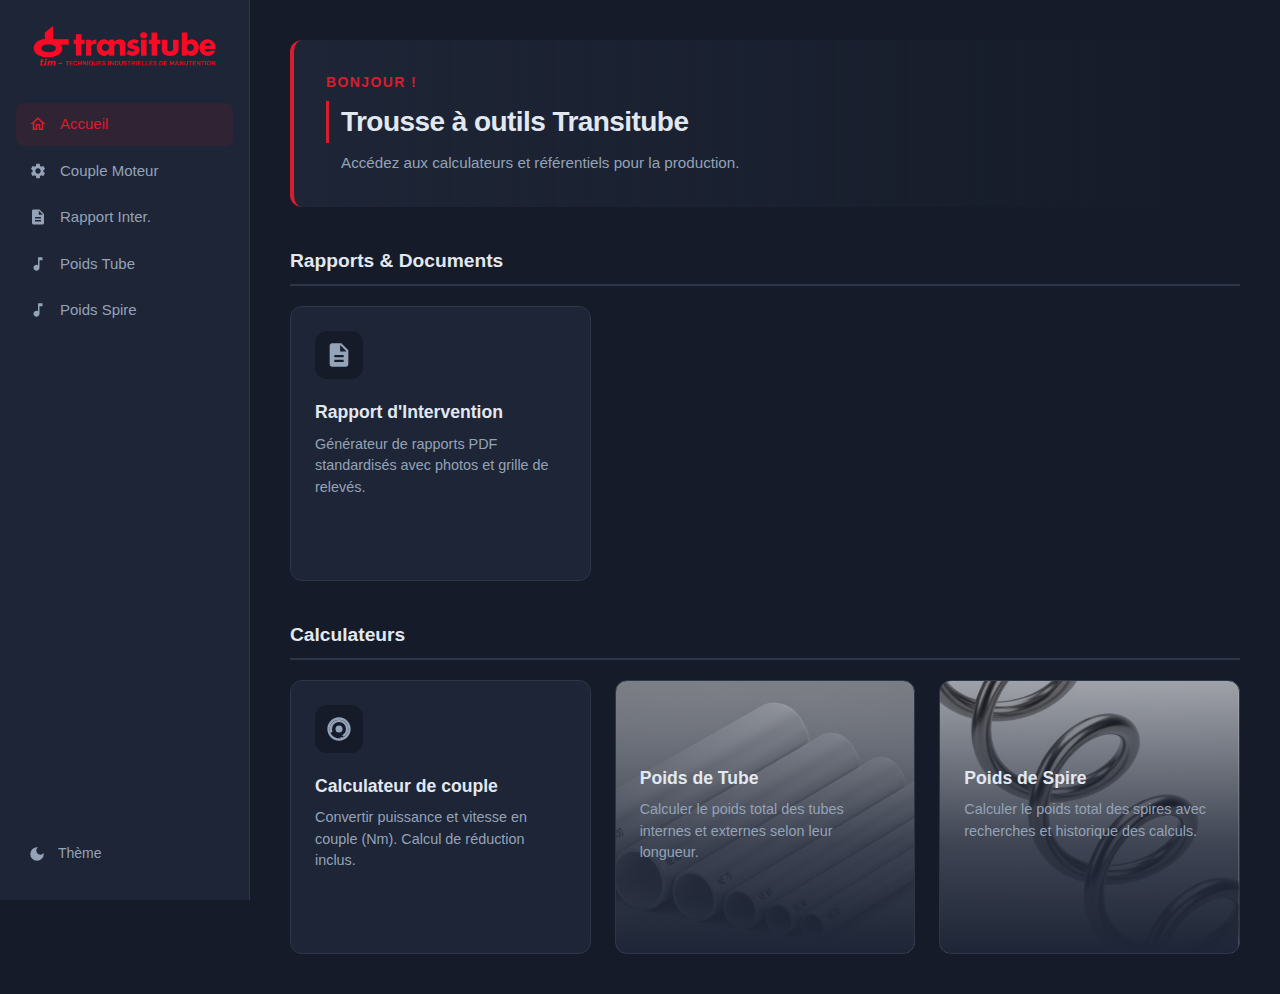
<file: index.html>
<!doctype html>
<html lang="fr">

<head>
    <meta charset="utf-8" />
    <meta name="viewport" content="width=device-width, initial-scale=1" />
    <title>Transitools - Accueil</title>
    <link rel="stylesheet" href="assets/css/style.css">
    <link rel="icon" href="assets/img/logo-site.ico" />
</head>

<body>
    <div class="app-container">
        <div id="sidebar-placeholder"></div>

        <main class="main-content">
            <div class="wrap">
                <header class="dashboard-header">
                    <div>
                        <div class="welcome-text">Bonjour !</div>
                        <h1>Trousse à outils Transitube</h1>
                        <p class="subtitle">
                            Accédez aux calculateurs et référentiels pour la production.
                        </p>
                    </div>
                </header>

                <div class="category-header">
                    <h2>Rapports & Documents</h2>
                </div>
                <div class="dashboard-grid">
                    <!-- Tool Card: Rapport d'intervention -->
                    <a href="rapport-intervention.html" class="app-card">
                        <div class="app-card-icon">
                            <svg viewBox="0 0 24 24" fill="currentColor">
                                <path
                                    d="M14 2H6c-1.1 0-1.99.9-1.99 2L4 20c0 1.1.89 2 1.99 2H18c1.1 0 2-.9 2-2V8l-6-6zm2 16H8v-2h8v2zm0-4H8v-2h8v2zm-3-5V3.5L18.5 9H13z" />
                            </svg>
                        </div>
                        <div class="app-card-content">
                            <div class="app-card-header">
                                <h3>Rapport d'Intervention</h3>
                            </div>
                            <p>Générateur de rapports PDF standardisés avec photos et grille de relevés.</p>
                            <div class="app-card-footer">
                                <span>Ouvrir l'outil</span>
                                <svg width="16" height="16" viewBox="0 0 24 24" fill="none" stroke="currentColor"
                                    stroke-width="2">
                                    <path d="M5 12h14M12 5l7 7-7 7" />
                                </svg>
                            </div>
                        </div>
                    </a>
                </div>

                <div class="category-header" style="margin-top: 40px;">
                    <h2>Calculateurs</h2>
                </div>
                <div class="dashboard-grid">
                    <!-- Tool Card: Couple Moteur -->
                    <a href="couple-moteur.html" class="app-card">
                        <div class="app-card-icon motor">
                            <svg viewBox="0 0 24 24" fill="currentColor">
                                <path
                                    d="M12 2C6.48 2 2 6.48 2 12s4.48 10 10 10 10-4.48 10-10S17.52 2 12 2zm0 18c-4.42 0-8-3.58-8-8s3.58-8 8-8 8 3.58 8 8-3.58 8-8 8z" />
                                <path
                                    d="M12 4a8 8 0 0 0-8 8c0 1.33.32 2.57.9 3.66l1.48-1.48A5.96 5.96 0 0 1 6 12a6 6 0 1 1 6 6c.99 0 1.91-.25 2.72-.69l1.46 1.46A7.94 7.94 0 0 0 12 20a8 8 0 0 0 0-16z" />
                                <circle cx="12" cy="12" r="3" />
                            </svg>
                        </div>
                        <div class="app-card-content">
                            <div class="app-card-header">
                                <h3>Calculateur de couple</h3>
                            </div>
                            <p>Convertir puissance et vitesse en couple (Nm). Calcul de réduction inclus.</p>
                            <div class="app-card-footer">
                                <span>Ouvrir l'outil</span>
                                <svg width="16" height="16" viewBox="0 0 24 24" fill="none" stroke="currentColor"
                                    stroke-width="2">
                                    <path d="M5 12h14M12 5l7 7-7 7" />
                                </svg>
                            </div>
                        </div>
                    </a>

                    <!-- Tool Card: Poids Tube -->
                    <a href="poids-tube.html" class="app-card image-bg tube-bg">
                        <div class="app-card-content" style="padding-top: 60px;">
                            <div class="app-card-header">
                                <h3>Poids de Tube</h3>
                            </div>
                            <p>Calculer le poids total des tubes internes et externes selon leur longueur.</p>
                            <div class="app-card-footer">
                                <span>Ouvrir l'outil</span>
                                <svg width="16" height="16" viewBox="0 0 24 24" fill="none" stroke="currentColor"
                                    stroke-width="2">
                                    <path d="M5 12h14M12 5l7 7-7 7" />
                                </svg>
                            </div>
                        </div>
                    </a>

                    <!-- Tool Card: Poids Spire -->
                    <a href="poids-spire.html" class="app-card image-bg spire-bg">
                        <div class="app-card-content" style="padding-top: 60px;">
                            <div class="app-card-header">
                                <h3>Poids de Spire</h3>
                            </div>
                            <p>Calculer le poids total des spires avec recherches et historique des calculs.</p>
                            <div class="app-card-footer">
                                <span>Ouvrir l'outil</span>
                                <svg width="16" height="16" viewBox="0 0 24 24" fill="none" stroke="currentColor"
                                    stroke-width="2">
                                    <path d="M5 12h14M12 5l7 7-7 7" />
                                </svg>
                            </div>
                        </div>
                    </a>
                </div>

            </div>
        </main>
    </div>
    <script src="assets/js/nav.js"></script>

    <style>
        .mini-card:hover {
            border-color: var(--primary);
            box-shadow: var(--shadow-md);
            transform: translateY(-2px);
            background-color: rgba(255, 255, 255, 0.03);
        }

        .category-header {
            margin-bottom: 20px;
            padding-bottom: 8px;
            border-bottom: 2px solid var(--border);
        }

        .category-header h2 {
            margin: 0;
            font-size: 1.2rem;
            color: var(--text-main);
            font-weight: 600;
        }

        .app-card.image-bg {
            background-size: cover;
            background-position: center;
            background-repeat: no-repeat;
            justify-content: flex-end;
        }

        [data-theme="light"] .app-card.image-bg {
            background-image: linear-gradient(to top, rgba(255, 255, 255, 1) 0%, rgba(255, 255, 255, 0.9) 40%, rgba(255, 255, 255, 0.4) 100%) !important;
        }

        /* Inline logic is overriding the bg image light gradient, so we use a small class to fix it */
        .app-card.image-bg.spire-bg {
            background-image: linear-gradient(to top, rgba(30, 37, 54, 1) 0%, rgba(30, 37, 54, 0.85) 40%, rgba(30, 37, 54, 0.4) 100%), url('assets/img/spires.jpg');
        }

        .app-card.image-bg.tube-bg {
            background-image: linear-gradient(to top, rgba(30, 37, 54, 1) 0%, rgba(30, 37, 54, 0.85) 40%, rgba(30, 37, 54, 0.4) 100%), url('assets/img/tubes.jpg');
        }

        [data-theme="light"] .app-card.image-bg.spire-bg {
            background-image: linear-gradient(to top, rgba(255, 255, 255, 1) 0%, rgba(255, 255, 255, 0.95) 50%, rgba(255, 255, 255, 0.5) 100%), url('assets/img/spires.jpg');
        }

        [data-theme="light"] .app-card.image-bg.tube-bg {
            background-image: linear-gradient(to top, rgba(255, 255, 255, 1) 0%, rgba(255, 255, 255, 0.95) 50%, rgba(255, 255, 255, 0.5) 100%), url('assets/img/tubes.jpg');
        }
    </style>
</body>

</html>
</file>
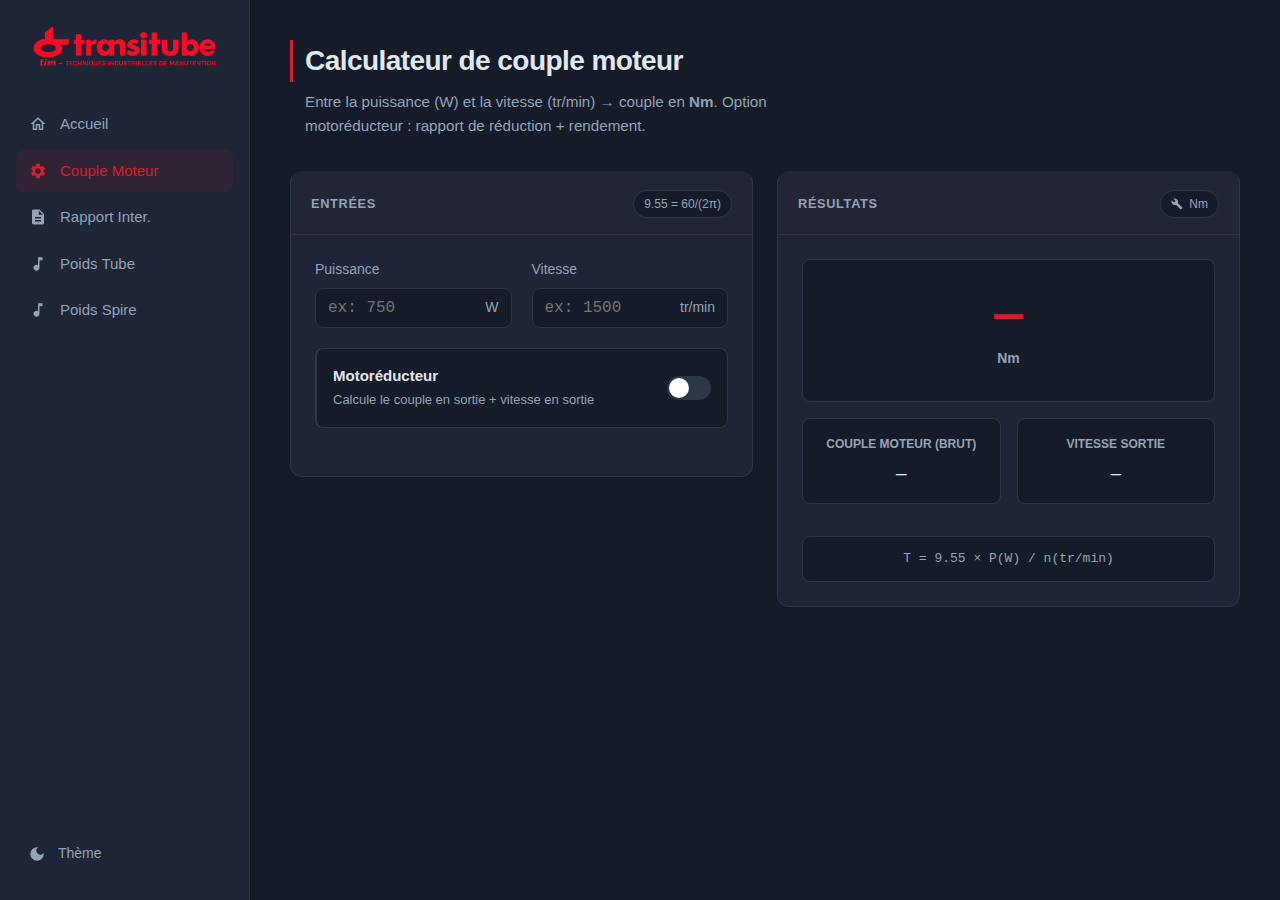
<file: couple-moteur.html>
<!doctype html>
<html lang="fr">

<head>
    <meta charset="utf-8" />
    <meta name="viewport" content="width=device-width, initial-scale=1" />
    <title>Calculateur de couple moteur - Transitools</title>
    <link rel="stylesheet" href="assets/css/style.css">
    <link rel="icon" href="assets/img/logo-site.ico" />
</head>

<body>
    <div class="app-container">
        <div id="sidebar-placeholder"></div>

        <main class="main-content">
            <div class="wrap">
                <header>
                    <div>
                        <h1>Calculateur de couple moteur</h1>
                        <p class="subtitle">
                            Entre la puissance (W) et la vitesse (tr/min) → couple en <b>Nm</b>.
                            Option motoréducteur : rapport de réduction + rendement.
                        </p>
                    </div>
                    <div>
                        <div class="pill" title="Calcul en temps réel" style="display:none;">
                            ⚡ <b>Live</b> recalcul instantané
                        </div>
                    </div>
                </header>

                <div class="grid">
                    <!-- Entrées (Inputs) -->
                    <section class="card">
                        <div class="head">
                            <h2>Entrées</h2>
                            <div class="pill" title="Constante 60 / (2π)">
                                9.55 = 60/(2π)
                            </div>
                        </div>

                        <div class="content">
                            <div class="row">
                                <div>
                                    <label for="p">Puissance</label>
                                    <div class="field">
                                        <input id="p" type="number" inputmode="decimal" min="0" step="any"
                                            placeholder="ex: 750" />
                                        <span class="unit">W</span>
                                    </div>
                                </div>

                                <div>
                                    <label for="n">Vitesse</label>
                                    <div class="field">
                                        <input id="n" type="number" inputmode="decimal" min="0" step="any"
                                            placeholder="ex: 1500" />
                                        <span class="unit">tr/min</span>
                                    </div>
                                </div>
                            </div>

                            <div class="switch">
                                <div class="text">
                                    <b>Motoréducteur</b>
                                    <span>Calcule le couple en sortie + vitesse en sortie</span>
                                </div>
                                <div id="toggle" class="toggle" role="switch" aria-checked="false" tabindex="0"
                                    data-on="false">
                                </div>
                            </div>

                            <div id="gearFields" style="display:none;">
                                <div class="row">
                                    <div>
                                        <label for="ratio">Rapport de réduction (i)</label>
                                        <div class="field">
                                            <input id="ratio" type="number" inputmode="decimal" min="0" step="any"
                                                value="10" />
                                            <span class="unit">×</span>
                                        </div>
                                    </div>

                                    <div>
                                        <label for="eta">Rendement (η)</label>
                                        <div class="field">
                                            <input id="eta" type="number" inputmode="decimal" min="0" max="1" step="any"
                                                value="0.9" />
                                            <span class="unit">0–1</span>
                                        </div>
                                    </div>
                                </div>

                                <div class="note">
                                    Estimation standard : <b>T_sortie = T_moteur × i × η</b> et <b>n_sortie = n_moteur /
                                        i</b>.<br />
                                    Le rendement prend en compte les pertes mécaniques globales.
                                </div>
                            </div>
                        </div>
                    </section>

                    <!-- Résultats (Results) -->
                    <section class="card">
                        <div class="head">
                            <h2>Résultats</h2>
                            <div class="pill" title="Couple en Newton-mètre">
                                <svg width="12" height="12" viewBox="0 0 24 24" fill="currentColor">
                                    <path
                                        d="M22.7 19l-9.1-9.1c.9-2.3.4-5-1.5-6.9-2-2-5-2.4-7.4-1.3L9 6 6 9 1.6 4.7C.4 7.1.9 10.1 2.9 12.1c1.9 1.9 4.6 2.4 6.9 1.5l9.1 9.1c.4.4 1 .4 1.4 0l2.3-2.3c.5-.4.5-1.1.1-1.4z" />
                                </svg>
                                Nm
                            </div>
                        </div>

                        <div class="content text-center">
                            <div class="result-grid">
                                <div class="big-result">
                                    <div class="value" id="tOut">—</div>
                                    <div class="label">Nm</div>
                                </div>

                                <div class="warn" id="warn"></div>

                                <div class="secondary-results">
                                    <div class="mini-card">
                                        <div class="label">Couple moteur (brut)</div>
                                        <div class="value" id="tMotor">—</div>
                                    </div>
                                    <div class="mini-card">
                                        <div class="label">Vitesse sortie</div>
                                        <div class="value" id="nOut">—</div>
                                    </div>
                                </div>

                                <div class="formula-box" id="formula">
                                    T = 9.55 × P(W) / n(tr/min)
                                </div>
                            </div>
                        </div>
                    </section>
                </div>
            </div>
        </main>
    </div>

    <script src="assets/js/nav.js"></script>
    <script src="assets/js/couple-moteur.js"></script>
</body>

</html>
</file>
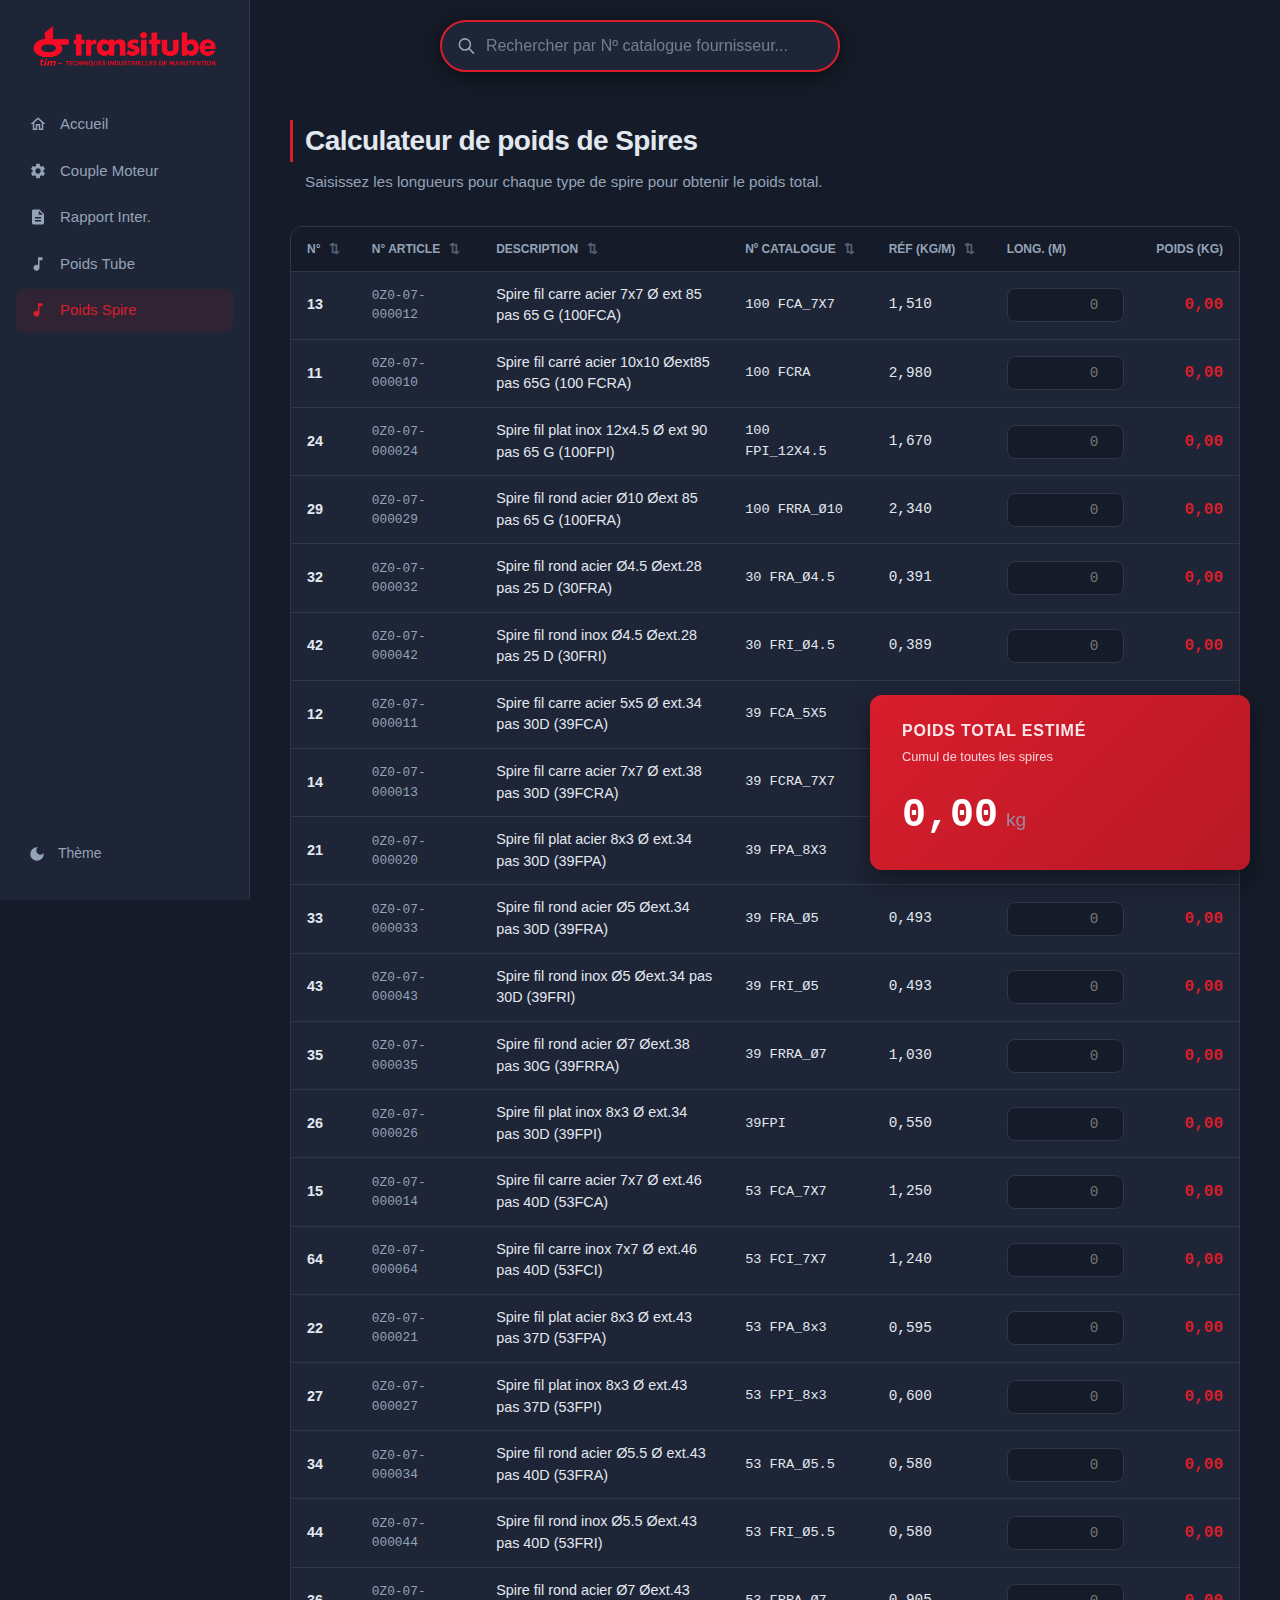
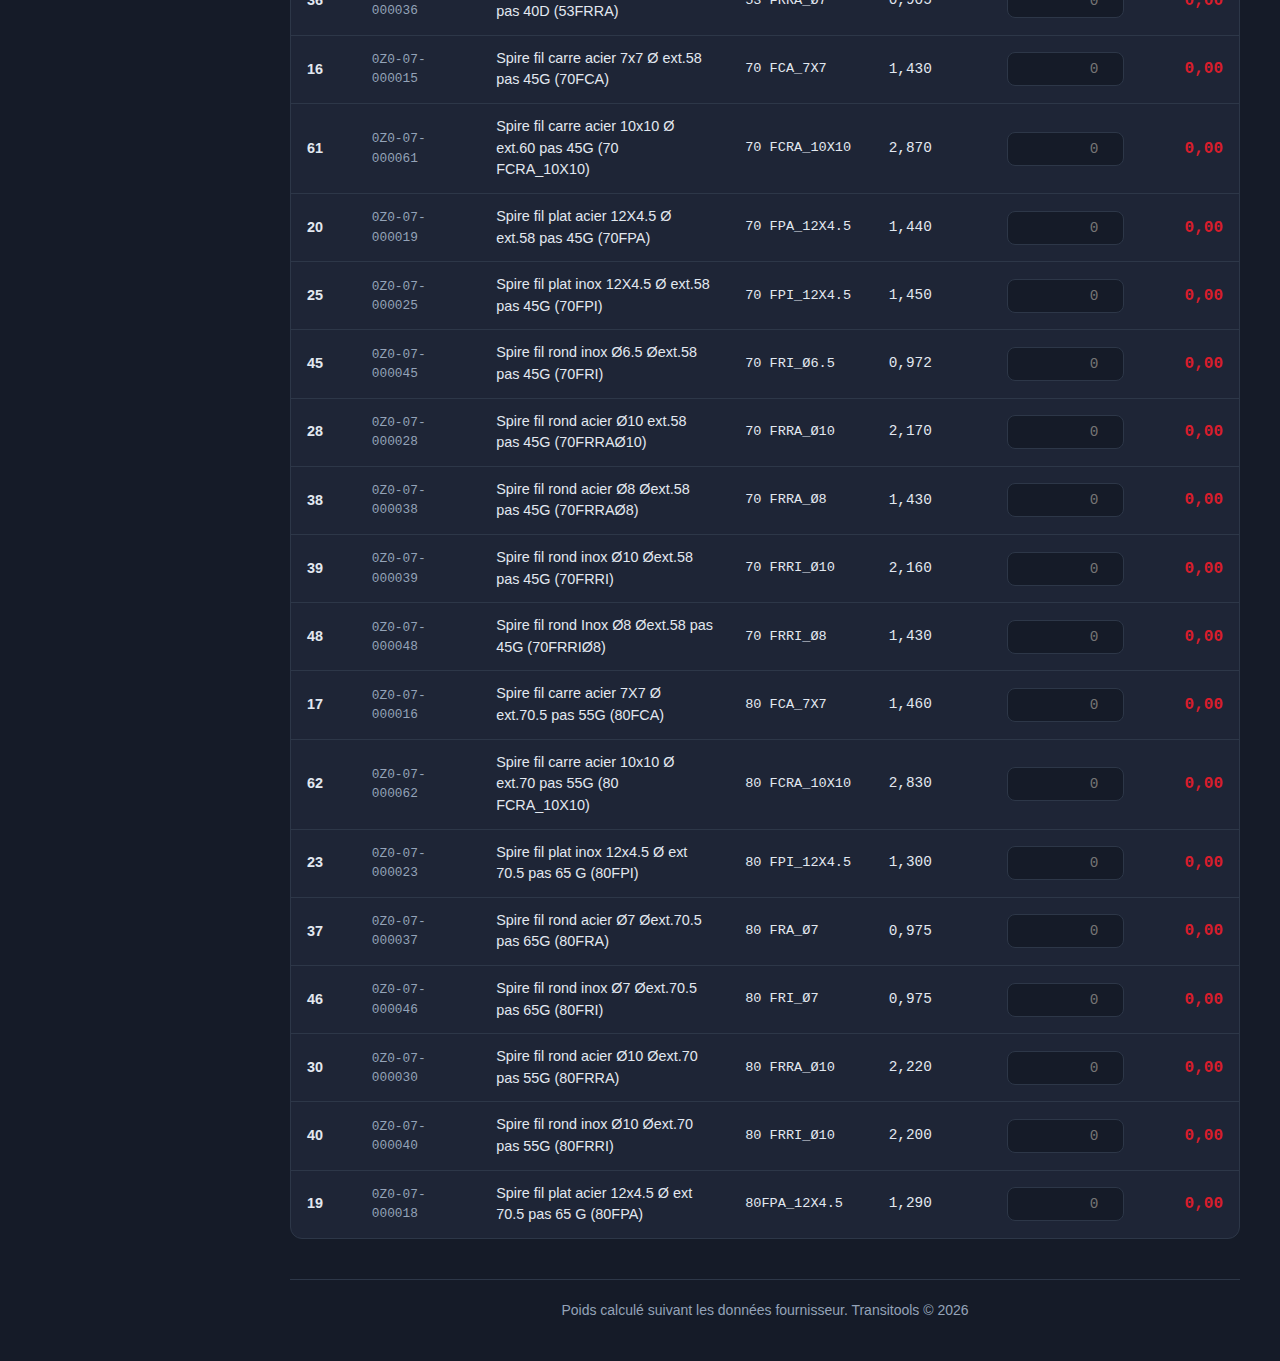
<file: poids-spire.html>
<!doctype html>
<html lang="fr">

<head>
    <meta charset="utf-8" />
    <meta name="viewport" content="width=device-width, initial-scale=1" />
    <title>Calculateur de poids de spires - Transitools</title>
    <link rel="stylesheet" href="assets/css/style.css">
    <link rel="stylesheet" href="assets/css/calculateurs.css">
    <link rel="icon" href="assets/img/logo-site.ico" />

</head>

<body>
    <!-- Floating Search Bar -->
    <div class="search-container" id="search-container">
        <svg viewBox="0 0 24 24" fill="none" stroke="currentColor" stroke-width="2">
            <path stroke-linecap="round" stroke-linejoin="round" d="M21 21l-6-6m2-5a7 7 0 11-14 0 7 7 0 0114 0z" />
        </svg>
        <input type="text" id="search-input" placeholder="Rechercher par Nº catalogue fournisseur..."
            autocomplete="off">
    </div>

    <div class="app-container">
        <div id="sidebar-placeholder"></div>

        <main class="main-content">
            <div class="wrap">
                <header>
                    <div style="margin-top: 80px;">
                        <h1>Calculateur de poids de Spires</h1>
                        <p class="subtitle">
                            Saisissez les longueurs pour chaque type de spire pour obtenir le poids total.
                        </p>
                    </div>
                </header>

                <div class="table-responsive">
                    <table class="spire-table" id="spire-table">
                        <thead>
                            <tr>
                                <th onclick="sortTable(0)">N° <span class="sort-icon">⇅</span></th>
                                <th onclick="sortTable(1)">N° Article <span class="sort-icon">⇅</span></th>
                                <th onclick="sortTable(2)">Description <span class="sort-icon">⇅</span></th>
                                <th onclick="sortTable(3)">Nº catalogue <span class="sort-icon">⇅</span></th>
                                <th onclick="sortTable(4)">Réf (kg/m) <span class="sort-icon">⇅</span></th>
                                <th>Long. (m)</th>
                                <th style="text-align: right;">Poids (kg)</th>
                            </tr>
                        </thead>
                        <tbody id="spire-table-body">
                            <!-- Rows injected by JS -->
                        </tbody>
                    </table>
                </div>

                <!-- TOTAL POIDS -->
                <div class="total-card">
                    <div>
                        <h3>Poids Total Estimé</h3>
                        <p style="margin: 4px 0 0 0; opacity: 0.8; font-size: 0.8rem;">Cumul de toutes les spires</p>
                    </div>
                    <div>
                        <span class="big-val" id="grand-total">0,00</span><span class="unit">kg</span>
                    </div>
                </div>

                <footer class="footer">
                    Poids calculé suivant les données fournisseur. Transitools © 2026
                </footer>
            </div>
        </main>
    </div>

    <script src="assets/js/nav.js"></script>
    <script src="assets/js/poids-spire.js"></script>
</body>

</html>
</file>
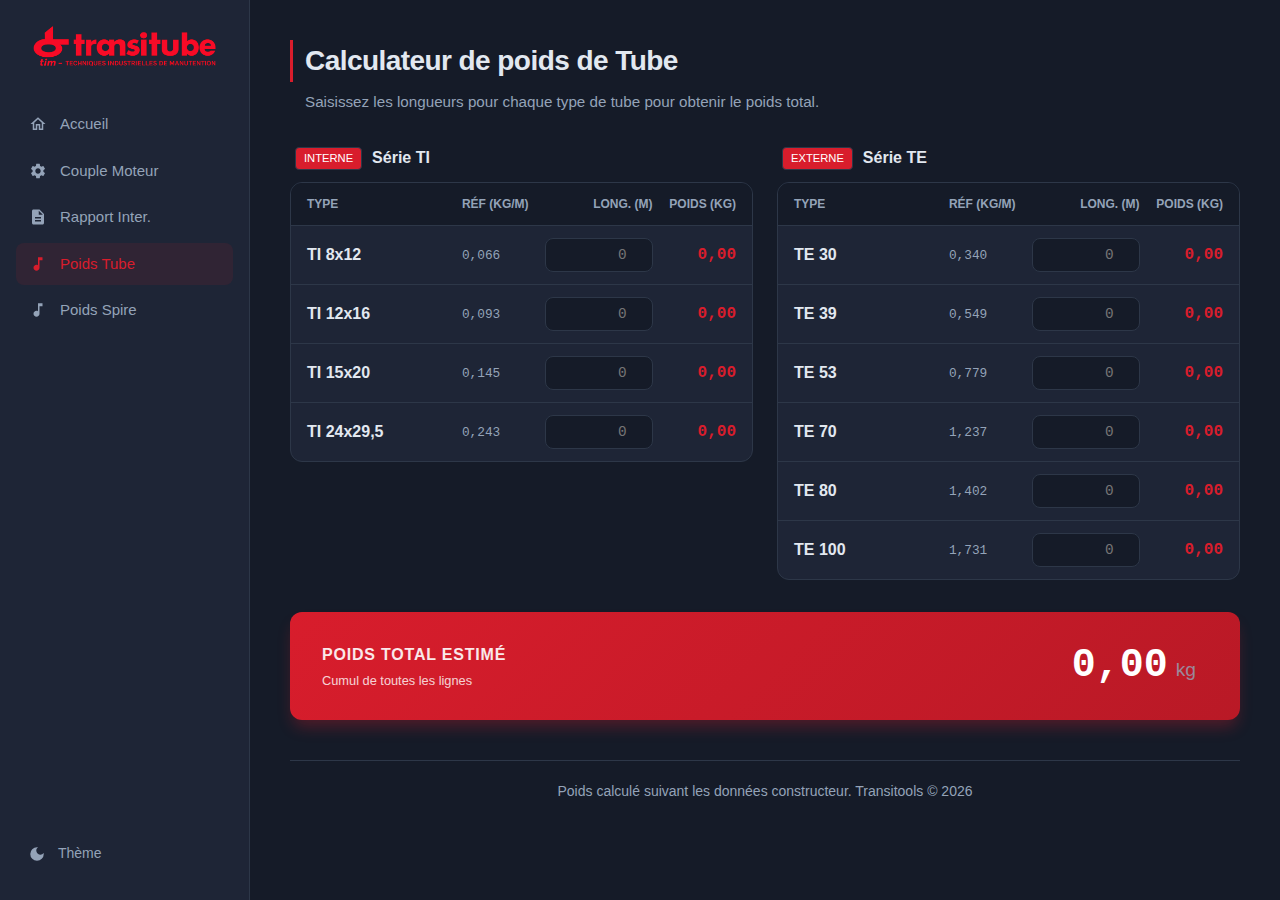
<file: poids-tube.html>
<!doctype html>
<html lang="fr">

<head>
    <meta charset="utf-8" />
    <meta name="viewport" content="width=device-width, initial-scale=1" />
    <title>Calculateur de poids de tube - Transitools</title>
    <link rel="stylesheet" href="assets/css/style.css">
    <link rel="icon" href="assets/img/logo-site.ico" />
    <style>
        .tube-table-card {
            background-color: var(--bg-card);
            border: 1px solid var(--border);
            border-radius: var(--radius-lg);
            overflow: hidden;
            display: flex;
            flex-direction: column;
        }

        .table-header {
            background-color: var(--bg-input);
            padding: 12px 16px;
            display: grid;
            grid-template-columns: 2fr 1fr 1.5fr 1fr;
            gap: 12px;
            font-size: 0.75rem;
            text-transform: uppercase;
            color: var(--text-muted);
            font-weight: 600;
            border-bottom: 1px solid var(--border);
        }

        .tube-row {
            display: grid;
            grid-template-columns: 2fr 1fr 1.5fr 1fr;
            gap: 12px;
            padding: 12px 16px;
            align-items: center;
            border-bottom: 1px solid var(--border);
            transition: background-color 0.2s;
        }

        .tube-row:last-child {
            border-bottom: none;
        }

        .tube-row:hover {
            background-color: rgba(216, 29, 44, 0.02);
        }

        .tube-name {
            font-weight: 700;
            color: var(--text-main);
        }

        .tube-ref {
            font-family: var(--font-mono);
            font-size: 0.8rem;
            color: var(--text-muted);
        }

        .tube-input-cell .field {
            margin-bottom: 0;
        }

        .tube-input-cell input {
            padding: 8px 10px;
            font-size: 0.9rem;
            text-align: right;
        }

        .tube-result-cell {
            text-align: right;
            font-family: var(--font-mono);
            font-weight: 800;
            color: var(--primary);
            font-size: 1rem;
        }

        .total-card {
            margin-top: 32px;
            background: linear-gradient(135deg, var(--primary), #b91926);
            color: white;
            padding: 24px 32px;
            border-radius: var(--radius-lg);
            display: flex;
            justify-content: space-between;
            align-items: center;
            box-shadow: 0 10px 15px -3px rgba(216, 29, 44, 0.3);
        }

        .total-card h3 {
            margin: 0;
            font-size: 1rem;
            text-transform: uppercase;
            letter-spacing: 0.05em;
            opacity: 0.9;
        }

        .total-card .big-val {
            font-size: 2.5rem;
            font-weight: 800;
            font-family: var(--font-mono);
        }

        .total-card .unit {
            font-size: 1.2rem;
            margin-left: 8px;
            opacity: 0.8;
        }

        @media (max-width: 768px) {
            .table-header {
                display: none;
            }

            .tube-row {
                grid-template-columns: 1fr 1fr;
                gap: 8px;
                padding: 16px;
            }

            .tube-name {
                grid-column: span 2;
                font-size: 1.1rem;
            }

            .tube-ref {
                font-size: 0.75rem;
            }

            .tube-result-cell {
                font-size: 1.1rem;
            }
        }
    </style>
</head>

<body>
    <div class="app-container">
        <div id="sidebar-placeholder"></div>

        <main class="main-content">
            <div class="wrap">
                <header>
                    <div>
                        <h1>Calculateur de poids de Tube</h1>
                        <p class="subtitle">
                            Saisissez les longueurs pour chaque type de tube pour obtenir le poids total.
                        </p>
                    </div>
                </header>

                <div class="grid">
                    <!-- TUBES INTERNES -->
                    <div>
                        <div class="section-title"
                            style="display: flex; align-items: center; gap: 10px; margin-bottom: 12px; padding-left: 5px;">
                            <div class="pill"
                                style="background: var(--primary); color: white; padding: 2px 8px; font-size: 0.7rem; border-radius: 4px;">
                                INTERNE</div>
                            <h2 style="font-size: 1rem; margin: 0; color: var(--text-main);">Série TI</h2>
                        </div>
                        <div class="tube-table-card">
                            <div class="table-header">
                                <span>Type</span>
                                <span>Réf (kg/m)</span>
                                <span style="text-align: right;">Long. (m)</span>
                                <span style="text-align: right;">Poids (kg)</span>
                            </div>
                            <div class="tube-row">
                                <span class="tube-name">TI 8x12</span>
                                <span class="tube-ref">0,066</span>
                                <div class="tube-input-cell">
                                    <div class="field">
                                        <input type="number" class="tube-input" data-weight="0.066" placeholder="0"
                                            step="any" min="0">
                                    </div>
                                </div>
                                <span class="tube-result-cell">0,00</span>
                            </div>
                            <div class="tube-row">
                                <span class="tube-name">TI 12x16</span>
                                <span class="tube-ref">0,093</span>
                                <div class="tube-input-cell">
                                    <div class="field">
                                        <input type="number" class="tube-input" data-weight="0.093" placeholder="0"
                                            step="any" min="0">
                                    </div>
                                </div>
                                <span class="tube-result-cell">0,00</span>
                            </div>
                            <div class="tube-row">
                                <span class="tube-name">TI 15x20</span>
                                <span class="tube-ref">0,145</span>
                                <div class="tube-input-cell">
                                    <div class="field">
                                        <input type="number" class="tube-input" data-weight="0.145" placeholder="0"
                                            step="any" min="0">
                                    </div>
                                </div>
                                <span class="tube-result-cell">0,00</span>
                            </div>
                            <div class="tube-row">
                                <span class="tube-name">TI 24x29,5</span>
                                <span class="tube-ref">0,243</span>
                                <div class="tube-input-cell">
                                    <div class="field">
                                        <input type="number" class="tube-input" data-weight="0.243" placeholder="0"
                                            step="any" min="0">
                                    </div>
                                </div>
                                <span class="tube-result-cell">0,00</span>
                            </div>
                        </div>
                    </div>

                    <!-- TUBES EXTERNES -->
                    <div>
                        <div class="section-title"
                            style="display: flex; align-items: center; gap: 10px; margin-bottom: 12px; padding-left: 5px;">
                            <div class="pill"
                                style="background: var(--primary); color: white; padding: 2px 8px; font-size: 0.7rem; border-radius: 4px;">
                                EXTERNE</div>
                            <h2 style="font-size: 1rem; margin: 0; color: var(--text-main);">Série TE</h2>
                        </div>
                        <div class="tube-table-card">
                            <div class="table-header">
                                <span>Type</span>
                                <span>Réf (kg/m)</span>
                                <span style="text-align: right;">Long. (m)</span>
                                <span style="text-align: right;">Poids (kg)</span>
                            </div>
                            <div class="tube-row">
                                <span class="tube-name">TE 30</span>
                                <span class="tube-ref">0,340</span>
                                <div class="tube-input-cell">
                                    <div class="field">
                                        <input type="number" class="tube-input" data-weight="0.34" placeholder="0"
                                            step="any" min="0">
                                    </div>
                                </div>
                                <span class="tube-result-cell">0,00</span>
                            </div>
                            <div class="tube-row">
                                <span class="tube-name">TE 39</span>
                                <span class="tube-ref">0,549</span>
                                <div class="tube-input-cell">
                                    <div class="field">
                                        <input type="number" class="tube-input" data-weight="0.549" placeholder="0"
                                            step="any" min="0">
                                    </div>
                                </div>
                                <span class="tube-result-cell">0,00</span>
                            </div>
                            <div class="tube-row">
                                <span class="tube-name">TE 53</span>
                                <span class="tube-ref">0,779</span>
                                <div class="tube-input-cell">
                                    <div class="field">
                                        <input type="number" class="tube-input" data-weight="0.779" placeholder="0"
                                            step="any" min="0">
                                    </div>
                                </div>
                                <span class="tube-result-cell">0,00</span>
                            </div>
                            <div class="tube-row">
                                <span class="tube-name">TE 70</span>
                                <span class="tube-ref">1,237</span>
                                <div class="tube-input-cell">
                                    <div class="field">
                                        <input type="number" class="tube-input" data-weight="1.237" placeholder="0"
                                            step="any" min="0">
                                    </div>
                                </div>
                                <span class="tube-result-cell">0,00</span>
                            </div>
                            <div class="tube-row">
                                <span class="tube-name">TE 80</span>
                                <span class="tube-ref">1,402</span>
                                <div class="tube-input-cell">
                                    <div class="field">
                                        <input type="number" class="tube-input" data-weight="1.402" placeholder="0"
                                            step="any" min="0">
                                    </div>
                                </div>
                                <span class="tube-result-cell">0,00</span>
                            </div>
                            <div class="tube-row">
                                <span class="tube-name">TE 100</span>
                                <span class="tube-ref">1,731</span>
                                <div class="tube-input-cell">
                                    <div class="field">
                                        <input type="number" class="tube-input" data-weight="1.731" placeholder="0"
                                            step="any" min="0">
                                    </div>
                                </div>
                                <span class="tube-result-cell">0,00</span>
                            </div>
                        </div>
                    </div>
                </div>

                <!-- TOTAL POIDS -->
                <div class="total-card">
                    <div>
                        <h3>Poids Total Estimé</h3>
                        <p style="margin: 4px 0 0 0; opacity: 0.8; font-size: 0.8rem;">Cumul de toutes les lignes</p>
                    </div>
                    <div>
                        <span class="big-val" id="grand-total">0,00</span><span class="unit">kg</span>
                    </div>
                </div>

                <footer class="footer">
                    Poids calculé suivant les données constructeur. Transitools © 2026
                </footer>
            </div>
        </main>
    </div>

    <script src="assets/js/nav.js"></script>
    <script src="assets/js/poids-tube.js"></script>
</body>

</html>
</file>
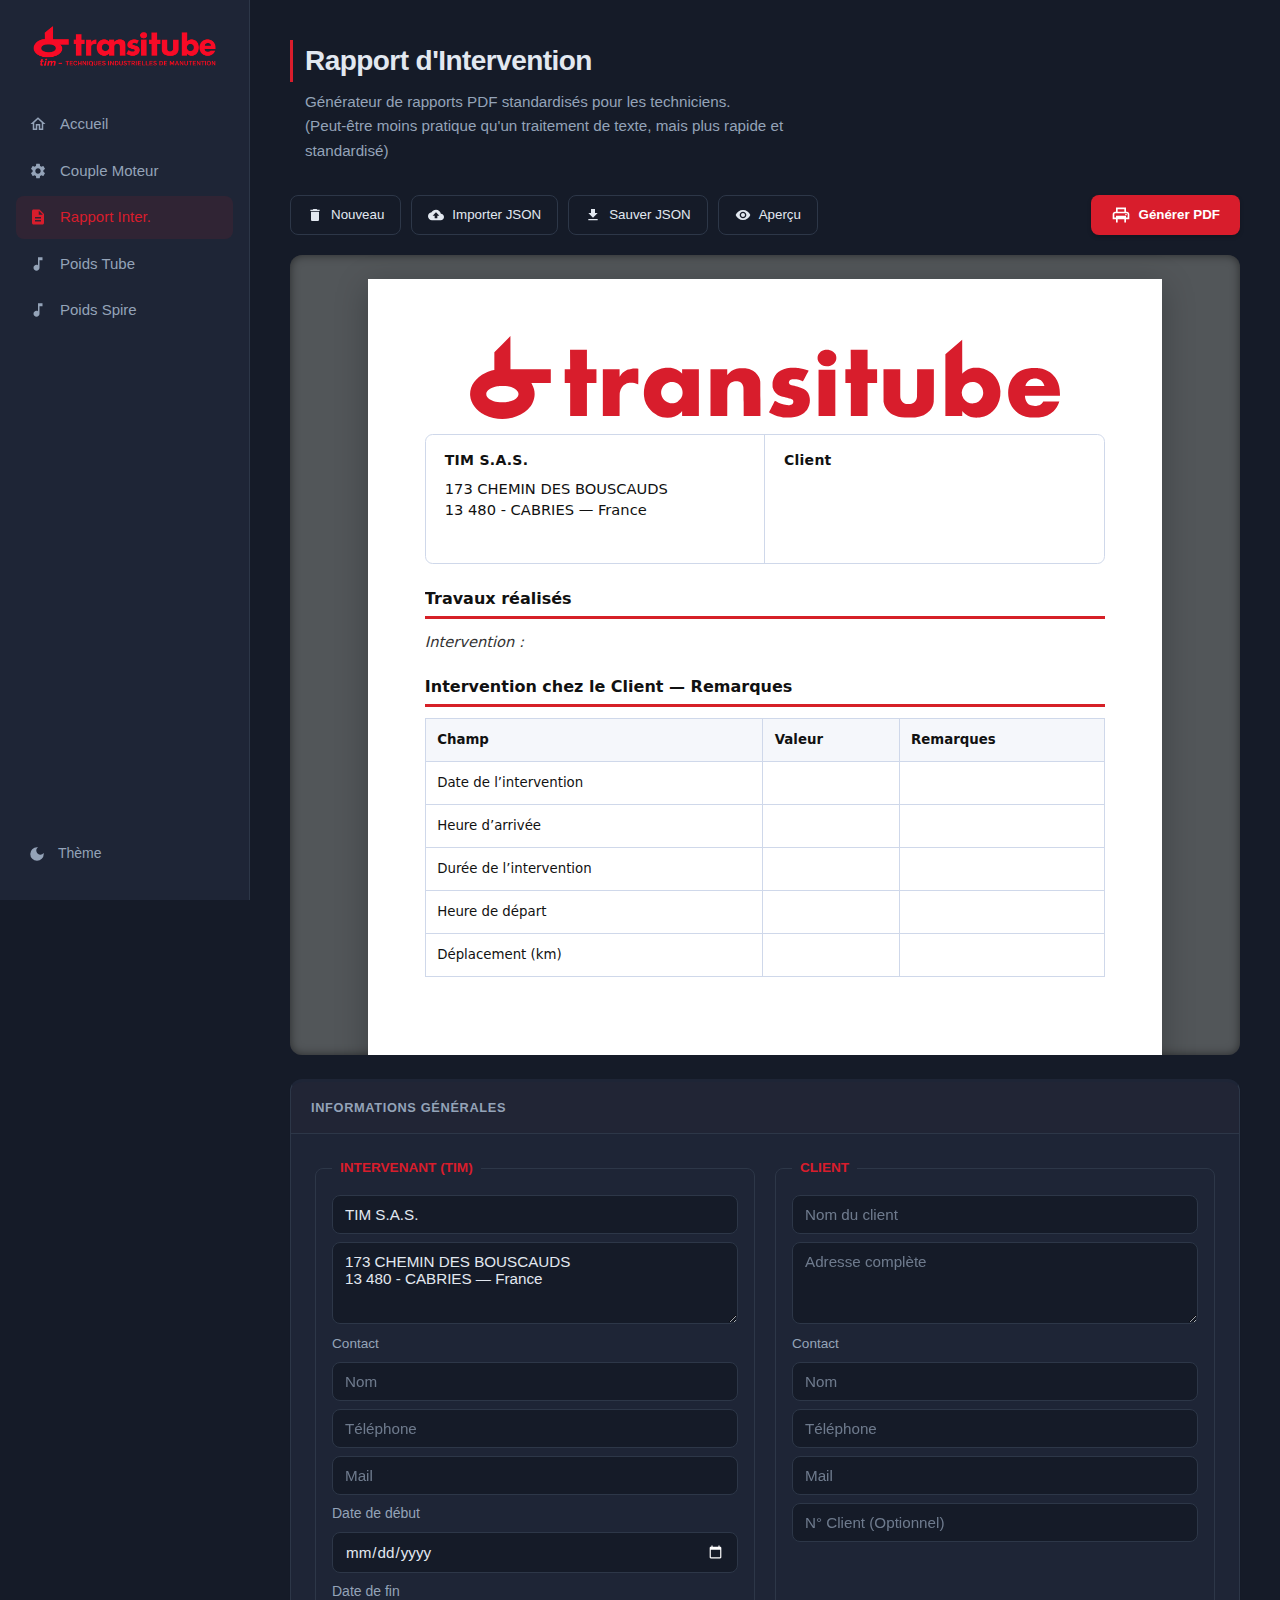
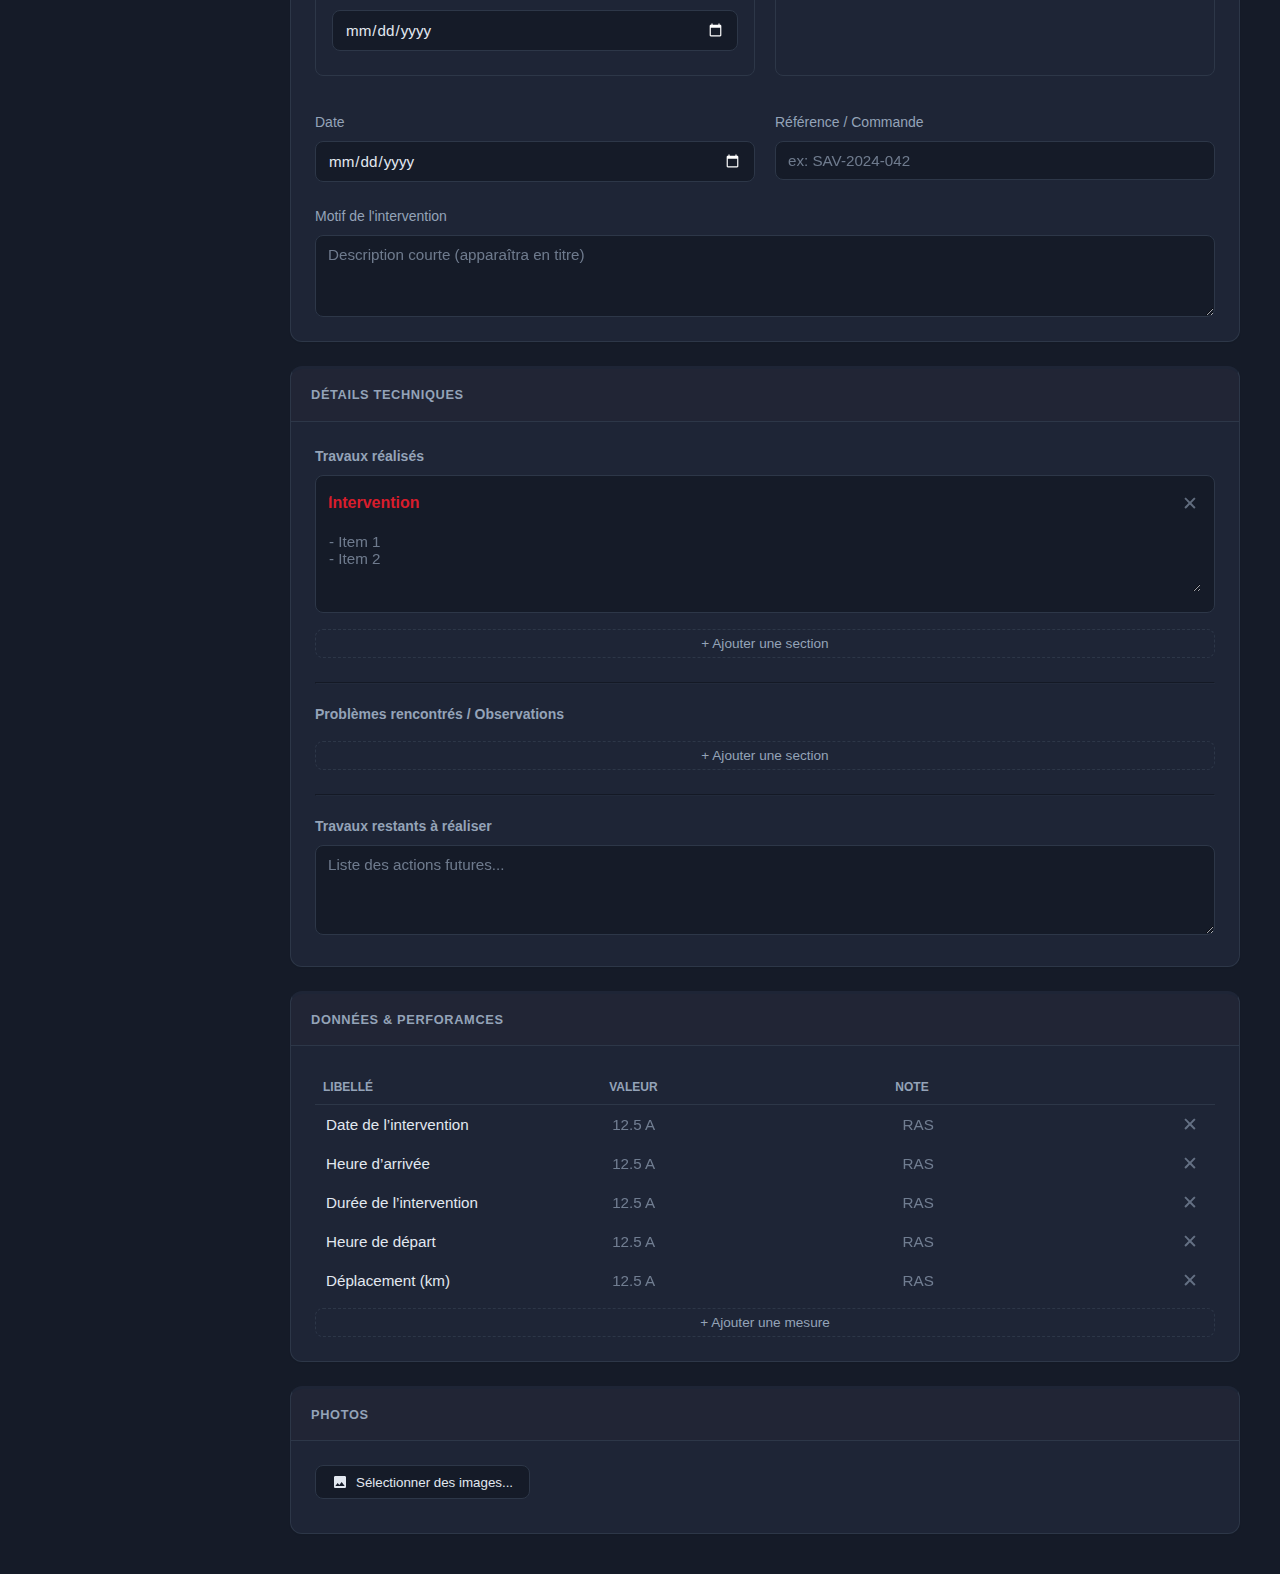
<file: rapport-intervention.html>
<!doctype html>
<html lang="fr">

<head>
    <meta charset="utf-8" />
    <meta name="viewport" content="width=device-width, initial-scale=1" />
    <title>Générateur de Rapport - Transitools</title>
    <link rel="stylesheet" href="assets/css/style.css">
    <link rel="stylesheet" href="assets/css/report.css">
    <link rel="icon" href="assets/img/logo-site.ico" />

</head>

<body>
    <div class="app-container">
        <div id="sidebar-placeholder"></div>

        <main class="main-content">
            <div class="wrap report-wrap"> <!-- Wider for split view -->
                <header>
                    <div>
                        <h1>Rapport d'Intervention</h1>
                        <p class="subtitle">
                            Générateur de rapports PDF standardisés pour les techniciens.<br>
                            (Peut-être moins pratique qu'un traitement de texte, mais plus rapide et standardisé)
                        </p>
                    </div>
                </header>

                <div class="actions-bar">
                    <button id="btnReset" class="btn-secondary" title="Effacer tout">
                        <svg width="16" height="16" viewBox="0 0 24 24" fill="currentColor">
                            <path d="M6 19c0 1.1.9 2 2 2h8c1.1 0 2-.9 2-2V7H6v12zM19 4h-3.5l-1-1h-5l-1 1H5v2h14V4z" />
                        </svg>
                        Nouveau
                    </button>
                    <button id="btnImport" class="btn-secondary">
                        <svg width="16" height="16" viewBox="0 0 24 24" fill="currentColor">
                            <path
                                d="M19.35 10.04C18.67 6.59 15.64 4 12 4 9.11 4 6.6 5.64 5.35 8.04 2.34 8.36 0 10.91 0 14c0 3.31 2.69 6 6 6h13c2.76 0 5-2.24 5-5 0-2.64-2.05-4.78-4.65-4.96zM14 13v4h-4v-4H7l5-5 5 5h-3z" />
                        </svg>
                        Importer JSON
                        <input id="importJson" type="file" accept="application/json" hidden />
                    </button>
                    <button id="btnExportJson" class="btn-secondary">
                        <svg width="16" height="16" viewBox="0 0 24 24" fill="currentColor">
                            <path d="M19 9h-4V3H9v6H5l7 7 7-7zM5 18v2h14v-2H5z" />
                        </svg>
                        Sauver JSON
                    </button>
                    <button id="btnTogglePreview" class="btn-secondary" title="Afficher/Masquer l'aperçu">
                        <svg width="16" height="16" viewBox="0 0 24 24" fill="currentColor">
                            <path
                                d="M12 4.5C7 4.5 2.73 7.61 1 12c1.73 4.39 6 7.5 11 7.5s9.27-3.11 11-7.5c-1.73-4.39-6-7.5-11-7.5zM12 17c-2.76 0-5-2.24-5-5s2.24-5 5-5 5 2.24 5 5-2.24 5-5 5zm0-8c-1.66 0-3 1.34-3 3s1.34 3 3 3 3-1.34 3-3-1.34-3-3-3z" />
                        </svg>
                        Aperçu
                    </button>
                    <div style="flex: 1"></div>
                    <button id="btnPrint" class="btn-primary">
                        <svg width="20" height="20" viewBox="0 0 24 24" fill="currentColor">
                            <path
                                d="M19 8h-1V3H6v5H5c-1.66 0-3 1.34-3 3v6h4v4h12v-4h4v-6c0-1.66-1.34-3-3-3zM8 5h8v3H8V5zm8 12v4H8v-4h8zm2-2v-2H6v2H4v-4c0-.55.45-1 1-1h14c.55 0 1 .45 1 1v4h-2z" />
                            <circle cx="18" cy="11.5" r="1" />
                        </svg>
                        Générer PDF
                    </button>
                </div>

                <div class="layout-split">
                    <!-- Column 1: Form Inputs -->
                    <div class="form-col">
                        <section class="card">
                            <div class="head">
                                <h2>Informations Générales</h2>
                            </div>
                            <div class="content">
                                <div class="row">
                                    <fieldset>
                                        <legend>Intervenant (TIM)</legend>

                                        <div class="field mb-2">
                                            <input id="em_nom" value="TIM S.A.S." placeholder="Entité" />
                                        </div>
                                        <div class="field mb-2">
                                            <textarea id="em_adresse"
                                                rows="2">173 CHEMIN DES BOUSCAUDS&#10;13 480 - CABRIES — France</textarea>
                                        </div>

                                        <label class="field-label">Contact</label>
                                        <div class="field mb-2">
                                            <input id="em_contact_nom" placeholder="Nom" />
                                        </div>
                                        <div class="field mb-2">
                                            <input id="em_contact_tel" placeholder="Téléphone" />
                                        </div>
                                        <div class="field mb-2">
                                            <input id="em_contact_mail" placeholder="Mail" />
                                        </div>

                                        <div class="mt-2 mb-2">
                                            <label>Date de début</label>
                                            <div class="field"><input id="date_debut" type="date" /></div>
                                        </div>
                                        <div class="mb-2">
                                            <label>Date de fin</label>
                                            <div class="field"><input id="date_fin" type="date" /></div>
                                        </div>
                                    </fieldset>

                                    <fieldset>
                                        <legend>Client</legend>
                                        <div class="field mb-2">
                                            <input id="cl_nom" placeholder="Nom du client" />
                                        </div>
                                        <div class="field mb-2">
                                            <textarea id="cl_adresse" rows="2"
                                                placeholder="Adresse complète"></textarea>
                                        </div>

                                        <label class="field-label">Contact</label>
                                        <div class="field mb-2">
                                            <input id="cl_contact_nom" placeholder="Nom" />
                                        </div>
                                        <div class="field mb-2">
                                            <input id="cl_contact_tel" placeholder="Téléphone" />
                                        </div>
                                        <div class="field mb-2">
                                            <input id="cl_contact_mail" placeholder="Mail" />
                                        </div>

                                        <div class="field mt-2">
                                            <input id="cl_num" placeholder="N° Client (Optionnel)" />
                                        </div>
                                    </fieldset>
                                </div>

                                <div class="row">
                                    <div>
                                        <label>Date</label>
                                        <div class="field"><input id="date" type="date" /></div>
                                    </div>
                                    <div>
                                        <label>Référence / Commande</label>
                                        <div class="field"><input id="reference" placeholder="ex: SAV-2024-042" /></div>
                                    </div>
                                </div>

                                <label class="mt-4">Motif de l'intervention</label>
                                <div class="field">
                                    <textarea id="motif" rows="2"
                                        placeholder="Description courte (apparaîtra en titre)"></textarea>
                                </div>
                            </div>
                        </section>

                    </div> <!-- End form-col (Top) -->

                    <!-- Column 2: Preview (Moved Here) -->
                    <div class="preview-col">
                        <div class="preview-container" id="previewContainer">
                            <!-- JS will inject .sheet pages here -->
                        </div>
                    </div>
                </div> <!-- End layout-split -->

                <!-- Full Width Sections Below -->
                <div>

                    <section class="card mt-4">
                        <div class="head">
                            <h2>Détails techniques</h2>
                        </div>
                        <div class="content">
                            <!-- Travaux Réalisés -->
                            <div class="mb-4">
                                <label class="mb-2" style="font-weight: 700;">Travaux réalisés</label>
                                <div id="realisesWrap"></div>
                                <button class="btn-small mt-2" data-action="add-section" data-target="realisesWrap">+
                                    Ajouter une section</button>
                            </div>

                            <hr style="border-color: var(--border); opacity: 0.3; margin: 20px 0;">

                            <!-- Problèmes -->
                            <div class="mb-4">
                                <label class="mb-2" style="font-weight: 700;">Problèmes rencontrés /
                                    Observations</label>
                                <div id="problemesWrap"></div>
                                <button class="btn-small mt-2" data-action="add-section" data-target="problemesWrap">+
                                    Ajouter une section</button>
                            </div>

                            <hr style="border-color: var(--border); opacity: 0.3; margin: 20px 0;">

                            <!-- À faire -->
                            <div>
                                <label class="mb-2" style="font-weight: 700;">Travaux restants à réaliser</label>
                                <textarea id="travaux_a_faire" rows="4"
                                    placeholder="Liste des actions futures..."></textarea>
                            </div>
                        </div>
                    </section>

                    <section class="card mt-4">
                        <div class="head">
                            <h2>Données & Perforamces</h2>
                        </div>
                        <div class="content">
                            <table class="kv-table" id="kvTable">
                                <thead>
                                    <tr>
                                        <th>Libellé</th>
                                        <th>Valeur</th>
                                        <th>Note</th>
                                        <th></th>
                                    </tr>
                                </thead>
                                <tbody></tbody>
                            </table>
                            <button id="btnAddRow" class="btn-small mt-2">+ Ajouter une mesure</button>
                        </div>
                    </section>

                    <section class="card mt-4">
                        <div class="head">
                            <h2>Photos</h2>
                        </div>
                        <div class="content">
                            <button class="btn-secondary" onclick="document.getElementById('imgInput').click()">
                                <svg width="16" height="16" viewBox="0 0 24 24" fill="currentColor">
                                    <path
                                        d="M21 19V5c0-1.1-.9-2-2-2H5c-1.1 0-2 .9-2 2v14c0 1.1.9 2 2 2h14c1.1 0 2-.9 2-2zM8.5 13.5l2.5 3.01L14.5 12l4.5 6H5l3.5-4.5z" />
                                </svg>
                                Sélectionner des images...
                            </button>
                            <input id="imgInput" type="file" accept="image/*" multiple hidden />
                            <div id="imgList" class="img-grid"></div>
                        </div>
                    </section>
                </div> <!-- End Full Width Sections Wrapper -->
            </div>
        </main>
    </div>

    <!-- Hidden Footer Source for Print -->
    <div id="printFooterSource" class="hidden">
        <div class="pf-inner">
            <img src="assets/img/logo-tim.svg" alt="Transitube">
            <p>
                TIM SAS – 173 Chemin des bouscauds – F-13 480 CABRIES – Tél.: 04.42.15.94.40 – tim@transitube.com<br />
                N° intracommunautaire (EC) FR 92 31 722 06 14 – Code APE : 4669B<br />
                SAS au capital de 600 000 euros – RCS Aix en Provence B 317 220 614 – Siren 317 220 614
            </p>
        </div>
    </div>

    <!-- Template: Simple Row -->
    <template id="rowTpl">
        <tr>
            <td><input class="k" placeholder="Ex: Ampérage" /></td>
            <td><input class="v" placeholder="12.5 A" /></td>
            <td><input class="r" placeholder=" RAS" /></td>
            <td>
                <div class="del-row">✕</div>
            </td>
        </tr>
    </template>

    <!-- Template: Section Item -->
    <template id="subjectTpl">
        <div class="section-block mb-2">
            <div class="section-block-head">
                <input class="subject-topic" placeholder="Titre de section (ex: Zone Moteur)" />
                <div class="del-subject">✕</div>
            </div>
            <textarea class="subject-items" rows="3" placeholder="- Item 1&#10;- Item 2"></textarea>
        </div>
    </template>

    <!-- Template: Image -->
    <template id="imgTpl">
        <div class="img-thumb">
            <img src="" />
            <div class="del-img">✕</div>
            <input class="caption" placeholder="Légende..." />
        </div>
    </template>

    <script src="assets/js/nav.js"></script>
    <script src="assets/js/rapport.js"></script>
</body>

</html>
</file>
<file: assets/css/style.css>
:root {
    /* Base Variables (Default Dark) */
    --bg-app: #151b28;
    /* Lighter than #0f172a */
    --bg-sidebar: #1e2536;
    --bg-card: #1e2536;
    --bg-input: #151b28;

    --text-main: #e2e8f0;
    /* Slate 200 - Softer white */
    --text-muted: #94a3b8;
    /* Slate 400 */

    --border: #2d3748;
    /* Slate 700ish */

    --primary: #d81d2c;
    /* Transitube Red */
    --primary-dim: rgba(216, 29, 44, 0.1);
    --primary-hover: #b91926;

    --success: #4ade80;
    --danger: #f87171;

    --radius-lg: 12px;
    --radius-md: 8px;

    --shadow-sm: 0 1px 2px 0 rgba(0, 0, 0, 0.05);

    --nav-width: 250px;

    --font-sans: -apple-system, BlinkMacSystemFont, "Segoe UI", Roboto, "Helvetica Neue", Arial, sans-serif;
    --font-mono: ui-monospace, SFMono-Regular, Menlo, Monaco, Consolas, "Liberation Mono", "Courier New", monospace;
}

[data-theme="light"] {
    --bg-app: #f1f5f9;
    /* Slate 100 */
    --bg-sidebar: #ffffff;
    --bg-card: #ffffff;
    --bg-input: #f8fafc;
    /* Slate 50 */

    --text-main: #334155;
    /* Slate 700 */
    --text-muted: #64748b;
    /* Slate 500 */

    --border: #e2e8f0;
    /* Slate 200 */

    --primary: #d81d2c;
    /* Transitube Red */
    --primary-dim: rgba(216, 29, 44, 0.1);
    --primary-hover: #b91926;

    --shadow-sm: 0 1px 3px rgba(0, 0, 0, 0.1);
}

* {
    box-sizing: border-box;
    transition: background-color 0.3s ease, color 0.3s ease, border-color 0.3s ease;
}

body {
    margin: 0;
    font-family: var(--font-sans);
    background-color: var(--bg-app);
    color: var(--text-main);
    line-height: 1.5;
}

/* Layout */
.app-container {
    display: flex;
    min-height: 100vh;
}

/* Sidebar */
.sidebar {
    width: var(--nav-width);
    background-color: var(--bg-sidebar);
    border-right: 1px solid var(--border);
    display: flex;
    flex-direction: column;
    position: fixed;
    height: 100vh;
    padding: 24px 16px;
    z-index: 50;
    transition: transform 0.3s ease, background-color 0.3s ease;
}

.brand {
    display: flex;
    align-items: center;
    justify-content: center;
    /* Center logo */
    margin-bottom: 32px;
    padding: 0 8px;
    text-decoration: none;
    color: var(--text-main);
}

/* Fix for logo overlap - ensure image fits */
.brand img {
    height: auto;
    width: auto;
    max-width: 200px;
    max-height: 80px;
    object-fit: contain;
}

.nav-links {
    display: flex;
    flex-direction: column;
    gap: 4px;
    flex: 1;
}

.nav-item {
    display: flex;
    align-items: center;
    gap: 12px;
    padding: 10px 12px;
    border-radius: var(--radius-md);
    color: var(--text-muted);
    text-decoration: none;
    font-size: 0.9375rem;
    font-weight: 500;
    transition: all 0.2s ease;
}

.nav-item:hover {
    background-color: var(--bg-input);
    color: var(--text-main);
    transform: translateX(4px);
}

.nav-item.active {
    background-color: var(--primary-dim);
    color: var(--primary);
}

.mobile-menu-btn {
    display: none;
}

.nav-icon {
    width: 20px;
    height: 20px;
    display: flex;
    align-items: center;
    justify-content: center;
}

.nav-icon svg {
    width: 18px;
    height: 18px;
    fill: currentColor;
}

/* Theme Toggle */
.theme-toggle {
    margin-top: auto;
    display: flex;
    align-items: center;
    gap: 12px;
    padding: 12px;
    cursor: pointer;
    color: var(--text-muted);
    border-radius: var(--radius-md);
    font-size: 0.875rem;
}

.theme-toggle:hover {
    background-color: var(--bg-input);
    color: var(--text-main);
}

/* Main Content */
.main-content {
    margin-left: var(--nav-width);
    flex: 1;
    padding: 40px;
    width: calc(100% - var(--nav-width));
}

.wrap {
    max-width: 1000px;
    margin: 0 auto;
    animation: fadeIn 0.5s ease-out;
}

@keyframes fadeIn {
    from {
        opacity: 0;
        transform: translateY(10px);
    }

    to {
        opacity: 1;
        transform: translateY(0);
    }
}

header {
    margin-bottom: 32px;
    display: flex;
    align-items: flex-start;
    justify-content: space-between;
    gap: 20px;
    position: relative;
    z-index: 10;
}

h1 {
    margin: 0 0 8px 0;
    font-size: 1.75rem;
    font-weight: 700;
    letter-spacing: -0.02em;
    color: var(--text-main);
    border-left: 3px solid var(--primary);
    /* More red accent */
    padding-left: 12px;
}

.subtitle {
    margin: 0;
    color: var(--text-muted);
    font-size: 0.95rem;
    max-width: 65ch;
    line-height: 1.6;
    padding-left: 15px;
    /* Align with h1 text */
}

/* Grid & Cards */
.grid {
    display: grid;
    grid-template-columns: 1fr 1fr;
    gap: 24px;
    align-items: start;
}

@media (max-width: 1024px) {
    .grid {
        grid-template-columns: 1fr;
    }
}

.card {
    background-color: var(--bg-card);
    border: 1px solid var(--border);
    border-radius: var(--radius-lg);
    box-shadow: var(--shadow-sm);
    overflow: hidden;
    transition: transform 0.2s ease, box-shadow 0.2s ease, border-color 0.2s ease;
    border-top: 3px solid transparent;
    /* Prepare for red accent */
}

.card:hover {
    border-color: var(--primary);
    border-top-color: var(--primary);
    /* Red accent on top */
    background-color: var(--bg-card);
    /* Keep bg stable */
}

.card .head {
    padding: 16px 20px;
    border-bottom: 1px solid var(--border);
    display: flex;
    align-items: center;
    justify-content: space-between;
    background-color: rgba(216, 29, 44, 0.02);
    /* Slight red tint in header */
}

.card .head h2 {
    margin: 0;
    font-size: 0.8rem;
    font-weight: 600;
    text-transform: uppercase;
    letter-spacing: 0.05em;
    color: var(--text-muted);
}

.content {
    padding: 24px;
}

/* Inputs & Forms */
.row {
    display: grid;
    grid-template-columns: 1fr 1fr;
    gap: 20px;
    margin-bottom: 20px;
}

@media (max-width: 768px) {
    .row {
        grid-template-columns: 1fr;
        gap: 16px;
    }
}

label {
    display: block;
    font-size: 0.875rem;
    font-weight: 500;
    color: var(--text-muted);
    margin-bottom: 8px;
}

.field {
    position: relative;
    background-color: var(--bg-input);
    border: 1px solid var(--border);
    border-radius: var(--radius-md);
    transition: border-color 0.15s ease, box-shadow 0.15s ease;
    display: flex;
    align-items: center;
}

.field:focus-within {
    border-color: var(--primary);
    box-shadow: 0 0 0 2px var(--primary-dim);
}

input[type="number"] {
    width: 100%;
    background: transparent;
    border: none;
    outline: none;
    color: var(--text-main);
    font-family: var(--font-mono);
    font-size: 1rem;
    padding: 10px 12px;
}

.unit {
    padding-right: 12px;
    color: var(--text-muted);
    font-size: 0.875rem;
    font-weight: 500;
    user-select: none;
}


/* Switch */
.switch {
    display: flex;
    align-items: center;
    justify-content: space-between;
    padding: 16px;
    background-color: var(--bg-input);
    border: 1px solid var(--border);
    border-radius: var(--radius-md);
    margin-bottom: 24px;
    border-left: 2px solid var(--border);
}

.switch:focus-within {
    border-color: var(--primary);
    border-left-color: var(--primary);
}

.switch .text b {
    display: block;
    font-size: 0.9375rem;
    color: var(--text-main);
}

.switch .text span {
    font-size: 0.8125rem;
    color: var(--text-muted);
}

.toggle {
    width: 44px;
    height: 24px;
    background-color: var(--border);
    border-radius: 999px;
    position: relative;
    cursor: pointer;
    transition: background-color 0.2s ease;
}

.toggle::after {
    content: "";
    position: absolute;
    top: 2px;
    left: 2px;
    width: 20px;
    height: 20px;
    background-color: white;
    border-radius: 50%;
    transition: transform 0.2s ease;
    box-shadow: 0 1px 2px rgba(0, 0, 0, 0.2);
}

.toggle[data-on="true"] {
    background-color: var(--primary);
    box-shadow: 0 0 0 2px var(--primary-dim);
    /* Glow effect */
}

.toggle[data-on="true"]::after {
    transform: translateX(20px);
}

/* Note */
.note {
    background-color: var(--bg-input);
    border: 1px dashed var(--border);
    color: var(--text-muted);
    font-size: 0.85rem;
    padding: 12px;
    border-radius: var(--radius-md);
    line-height: 1.5;
}

/* Results */
.result-grid {
    display: grid;
    gap: 16px;
}

.big-result {
    text-align: center;
    padding: 32px;
    background-color: var(--bg-input);
    border: 1px solid var(--border);
    border-radius: var(--radius-md);
    display: flex;
    flex-direction: column;
    align-items: center;
    justify-content: center;
    gap: 8px;
    transition: transform 0.2s;
}

.big-result:hover {
    transform: scale(1.01);
}

.big-result .value {
    font-size: 3rem;
    font-weight: 700;
    color: var(--primary);
    font-family: var(--font-mono);
    line-height: 1;
}

.big-result .label {
    font-size: 0.875rem;
    color: var(--text-muted);
    font-weight: 600;
}

.secondary-results {
    display: grid;
    grid-template-columns: 1fr 1fr;
    gap: 16px;
}

.mini-card {
    background-color: var(--bg-input);
    border: 1px solid var(--border);
    border-radius: var(--radius-md);
    padding: 16px;
    transition: border-color 0.2s;
}

.mini-card:hover {
    border-color: var(--text-muted);
}

.mini-card .label {
    font-size: 0.75rem;
    text-transform: uppercase;
    font-weight: 600;
    color: var(--text-muted);
    margin-bottom: 8px;
}

.mini-card .value {
    font-size: 1.1rem;
    font-family: var(--font-mono);
    color: var(--text-main);
}

.formula-box {
    margin-top: 16px;
    background-color: var(--bg-input);
    border: 1px solid var(--border);
    padding: 12px;
    border-radius: var(--radius-md);
    font-family: var(--font-mono);
    font-size: 0.8125rem;
    color: var(--text-muted);
    text-align: center;
}

.warn {
    background-color: rgba(248, 113, 113, 0.1);
    border: 1px solid rgba(248, 113, 113, 0.2);
    color: var(--danger);
    padding: 12px;
    border-radius: var(--radius-md);
    font-size: 0.875rem;
    display: none;
    margin-bottom: 16px;
}

.warn.show {
    display: block;
    animation: fadeIn 0.3s ease;
}

/* Pills & Badges */
.pill {
    background-color: var(--bg-input);
    border: 1px solid var(--border);
    padding: 4px 10px;
    border-radius: 999px;
    font-size: 0.75rem;
    color: var(--text-muted);
    font-weight: 500;
    display: inline-flex;
    align-items: center;
    gap: 6px;
}

.footer {
    margin-top: 40px;
    padding-top: 20px;
    border-top: 1px solid var(--border);
    font-size: 0.875rem;
    color: var(--text-muted);
    text-align: center;
}

code {
    background-color: rgba(127, 127, 127, 0.1);
    padding: 2px 4px;
    border-radius: 4px;
    font-family: var(--font-mono);
    font-size: 0.9em;
}

/* Dashboard Styles */
.dashboard-header {
    margin-bottom: 40px;
    background: linear-gradient(to right, var(--bg-card), transparent);
    padding: 32px;
    border-radius: var(--radius-lg);
    border-left: 4px solid var(--primary);
}

.welcome-text {
    font-size: 0.875rem;
    text-transform: uppercase;
    letter-spacing: 0.1em;
    font-weight: 600;
    color: var(--primary);
    margin-bottom: 8px;
}

.dashboard-grid {
    display: grid;
    grid-template-columns: repeat(auto-fill, minmax(300px, 1fr));
    gap: 24px;
}

.app-card {
    background-color: var(--bg-card);
    border: 1px solid var(--border);
    border-radius: var(--radius-lg);
    padding: 24px;
    text-decoration: none;
    display: flex;
    flex-direction: column;
    gap: 20px;
    transition: all 0.3s cubic-bezier(0.4, 0, 0.2, 1);
    position: relative;
    overflow: hidden;
}

.app-card:hover {
    transform: translateY(-4px);
    border-color: var(--primary);
    box-shadow: var(--shadow-md);
}

.app-card.disabled {
    opacity: 0.6;
    pointer-events: none;
    background-color: transparent;
    border-style: dashed;
}

.app-card-icon {
    width: 48px;
    height: 48px;
    background-color: var(--bg-input);
    border-radius: 12px;
    display: flex;
    align-items: center;
    justify-content: center;
    color: var(--text-muted);
    transition: color 0.3s;
}

.app-card:hover .app-card-icon {
    color: var(--primary);
    background-color: var(--primary-dim);
}

.app-card-icon svg {
    width: 28px;
    height: 28px;
}

.app-card-content {
    flex: 1;
    display: flex;
    flex-direction: column;
}

.app-card-header {
    display: flex;
    justify-content: space-between;
    align-items: center;
    margin-bottom: 8px;
}

.app-card h3 {
    margin: 0;
    font-size: 1.1rem;
    color: var(--text-main);
    font-weight: 600;
}

.app-card p {
    margin: 0;
    font-size: 0.9rem;
    color: var(--text-muted);
    line-height: 1.5;
    flex: 1;
}

.app-card-footer {
    margin-top: 20px;
    padding-top: 16px;
    border-top: 1px solid var(--border);
    display: flex;
    align-items: center;
    justify-content: space-between;
    font-size: 0.85rem;
    font-weight: 500;
    color: var(--primary);
    opacity: 0;
    transform: translateY(10px);
    transition: all 0.3s ease;
}

.app-card:hover .app-card-footer {
    opacity: 1;
    transform: translateY(0);
}

.badge {
    font-size: 0.7rem;
    padding: 2px 8px;
    border-radius: 4px;
    font-weight: 700;
    text-transform: uppercase;
    background-color: var(--bg-input);
    color: var(--text-muted);
}

.badge.new {
    background-color: var(--primary-dim);
    color: var(--primary);
}

.text-center {
    text-align: center;
}

/* Mobile Responsive */
@media (max-width: 768px) {
    .app-container {
        flex-direction: column;
    }

    .sidebar {
        width: 100%;
        height: auto;
        position: sticky;
        top: 0;
        border-right: none;
        border-bottom: 1px solid var(--border);
        flex-direction: row;
        align-items: center;
        justify-content: space-between;
        padding: 12px 16px;
        z-index: 3000;
    }

    .brand {
        margin-bottom: 0;
    }

    .nav-links {
        display: none;
        position: absolute;
        top: 100%;
        left: 0;
        right: 0;
        background-color: var(--bg-sidebar);
        padding: 16px;
        border-bottom: 1px solid var(--border);
        box-shadow: 0 4px 6px -1px rgba(0, 0, 0, 0.1);
        z-index: 3001;
    }

    .nav-links.open {
        display: flex;
    }

    .main-content {
        margin-left: 0;
        width: 95vw !important;
        padding: 20px;
    }

    .mobile-menu-btn {
        display: block;
        background: none;
        border: none;
        color: var(--text-main);
        font-size: 1.5rem;
        cursor: pointer;
        padding: 4px;
        z-index: 3002;
    }
}


/* Print specific fix */
@media print {
    @page {
        margin: 15mm 10mm 15mm 10mm;
    }

    body {
        margin: 0;
        padding: 0;
        background: white !important;
        color: black !important;
    }

    /* Hide UI elements */
    #sidebar-placeholder,
    .sidebar,
    .actions-bar,
    .form-col,
    .preview-col header,
    .dashboard-header,
    .nav-links,
    .theme-toggle,
    .mobile-menu-btn,
    .btn-secondary,
    .btn-small,
    .del-subject,
    .del-row,
    .del-img {
        display: none !important;
    }

    .app-container {
        display: block !important;
        height: auto !important;
        min-height: 0 !important;
    }

    .main-content {
        margin: 0 !important;
        padding: 0 !important;
        width: 95vw !important;
        height: auto !important;
        overflow: visible !important;
    }

    .preview-col {
        max-width: none !important;
        margin: 0 !important;
        padding: 0 !important;
        display: block !important;
        background: transparent !important;
    }


    .preview-container {
        background: transparent !important;
        padding: 0 !important;
        box-shadow: none !important;
        position: static !important;
        max-height: none !important;
        overflow: visible !important;
        width: 100% !important;
        height: auto !important;
        transform: none !important;
        display: block !important;
    }

    .sheet {
        margin: 0 !important;
        padding: 15mm 15mm 0 15mm !important;
        /* Keep internal padding */
        box-shadow: none !important;
        width: 100% !important;
        max-width: 210mm !important;
        /* Force A4 width constraint */
        height: auto !important;
        /* Allow height to adjust if needed, or keep 297mm */
        min-height: 297mm !important;
        border: none !important;
        transform: none !important;
        /* CRITICAL: Remove JS scaling */
        margin-bottom: 0 !important;
        /* CRITICAL: Remove JS negative margin */
        page-break-after: always;
    }

    h2,
    h3 {
        break-after: avoid;
        page-break-after: avoid;
    }

    table,
    figure,
    .out-box,
    tr {
        break-inside: avoid;
        page-break-inside: avoid;
    }
}

/* Utilities */
.mt-2 {
    margin-top: 8px !important;
}

.mt-4 {
    margin-top: 24px !important;
}

.mb-2 {
    margin-bottom: 8px !important;
}

.mb-4 {
    margin-bottom: 24px !important;
}

/* Company Info Modal/Popup */
.info-modal {
    position: fixed;
    top: 50%;
    left: 50%;
    transform: translate(-50%, -50%) scale(0.9);
    background-color: var(--bg-card);
    border: 1px solid var(--border);
    border-radius: var(--radius-lg);
    padding: 32px;
    z-index: 1000;
    box-shadow: 0 20px 25px -5px rgba(0, 0, 0, 0.2), 0 10px 10px -5px rgba(0, 0, 0, 0.1);
    opacity: 0;
    visibility: hidden;
    transition: all 0.3s cubic-bezier(0.4, 0, 0.2, 1);
    max-width: 400px;
    width: 90%;
}

.info-modal.active {
    opacity: 1;
    visibility: visible;
    transform: translate(-50%, -50%) scale(1);
}

.info-overlay {
    position: fixed;
    top: 0;
    left: 0;
    right: 0;
    bottom: 0;
    background-color: rgba(0, 0, 0, 0.5);
    backdrop-filter: blur(4px);
    z-index: 999;
    opacity: 0;
    visibility: hidden;
    transition: all 0.3s ease;
}

.info-overlay.active {
    opacity: 1;
    visibility: visible;
}

.info-modal h3 {
    margin-top: 0;
    color: var(--primary);
    border-bottom: 2px solid var(--primary);
    padding-bottom: 12px;
    margin-bottom: 20px;
    font-size: 1.5rem;
}

.info-modal p {
    margin: 12px 0;
    font-family: var(--font-mono);
    font-size: 0.95rem;
    line-height: 1.4;
}

.info-modal .close-btn {
    position: absolute;
    top: 12px;
    right: 12px;
    background: none;
    border: none;
    color: var(--text-muted);
    cursor: pointer;
    padding: 8px;
    transition: color 0.2s;
}

.info-modal .close-btn:hover {
    color: var(--primary);
}

.btn-copy {
    background-color: var(--primary-dim);
    border: 1px solid var(--primary);
    color: var(--primary);
    padding: 10px 16px;
    border-radius: var(--radius-md);
    cursor: pointer;
    font-weight: 600;
    transition: all 0.2s ease;
    width: 100%;
}

.btn-copy:hover {
    background-color: var(--primary);
    color: white;
}

.info-line {
    display: flex;
    align-items: center;
    justify-content: space-between;
    gap: 12px;
    padding: 8px 0;
    border-bottom: 1px solid rgba(127, 127, 127, 0.1);
}

.info-line span {
    font-family: var(--font-mono);
    font-size: 0.95rem;
}

.mini-copy {
    background: none;
    border: 1px solid var(--border);
    color: var(--text-muted);
    padding: 6px;
    border-radius: 6px;
    cursor: pointer;
    display: flex;
    align-items: center;
    justify-content: center;
    transition: all 0.2s;
}

.mini-copy:hover {
    color: var(--primary);
    border-color: var(--primary);
    background-color: var(--primary-dim);
}

/* Dashboard & Cards */
.category-header {
    margin-bottom: 20px;
    padding-bottom: 8px;
    border-bottom: 2px solid var(--border);
}

.category-header h2 {
    margin: 0;
    font-size: 1.2rem;
    color: var(--text-main);
    font-weight: 600;
}

.app-card.image-bg {
    background-size: cover;
    background-position: center;
    background-repeat: no-repeat;
    justify-content: flex-end;
}

[data-theme="light"] .app-card.image-bg {
    background-image: linear-gradient(to top, rgba(255, 255, 255, 1) 0%, rgba(255, 255, 255, 0.9) 40%, rgba(255, 255, 255, 0.4) 100%) !important;
}

.app-card.image-bg.spire-bg {
    background-image: linear-gradient(to top, rgba(30, 37, 54, 1) 0%, rgba(30, 37, 54, 0.85) 40%, rgba(30, 37, 54, 0.4) 100%), url('../img/spires.jpg');
}

.app-card.image-bg.tube-bg {
    background-image: linear-gradient(to top, rgba(30, 37, 54, 1) 0%, rgba(30, 37, 54, 0.85) 40%, rgba(30, 37, 54, 0.4) 100%), url('../img/tubes.jpg');
}

[data-theme="light"] .app-card.image-bg.spire-bg {
    background-image: linear-gradient(to top, rgba(255, 255, 255, 1) 0%, rgba(255, 255, 255, 0.95) 50%, rgba(255, 255, 255, 0.5) 100%), url('../img/spires.jpg');
}

[data-theme="light"] .app-card.image-bg.tube-bg {
    background-image: linear-gradient(to top, rgba(255, 255, 255, 1) 0%, rgba(255, 255, 255, 0.95) 50%, rgba(255, 255, 255, 0.5) 100%), url('../img/tubes.jpg');
}

.mini-card:hover {
    border-color: var(--primary);
    box-shadow: var(--shadow-md);
    transform: translateY(-2px);
    background-color: rgba(255, 255, 255, 0.03);
}
</file>
<file: assets/css/calculateurs.css>
/* Styles spécifiques aux calculateurs (Poids Tube & Poids Spire) */

.tube-table-card {
    background-color: var(--bg-card);
    border: 1px solid var(--border);
    border-radius: var(--radius-lg);
    overflow: hidden;
    display: flex;
    flex-direction: column;
}

.table-header {
    background-color: var(--bg-input);
    padding: 12px 16px;
    display: grid;
    grid-template-columns: 2fr 1fr 1.5fr 1fr;
    gap: 12px;
    font-size: 0.75rem;
    text-transform: uppercase;
    color: var(--text-muted);
    font-weight: 600;
    border-bottom: 1px solid var(--border);
}

.tube-row {
    display: grid;
    grid-template-columns: 2fr 1fr 1.5fr 1fr;
    gap: 12px;
    padding: 12px 16px;
    align-items: center;
    border-bottom: 1px solid var(--border);
    transition: background-color 0.2s;
}

.tube-row:last-child {
    border-bottom: none;
}

.tube-row:hover {
    background-color: rgba(216, 29, 44, 0.02);
}

.tube-name {
    font-weight: 700;
    color: var(--text-main);
}

.tube-ref {
    font-family: var(--font-mono);
    font-size: 0.8rem;
    color: var(--text-muted);
}

.tube-input-cell .field {
    margin-bottom: 0;
}

.tube-input-cell input {
    padding: 8px 10px;
    font-size: 0.9rem;
    text-align: right;
}

.tube-result-cell {
    text-align: right;
    font-family: var(--font-mono);
    font-weight: 800;
    color: var(--primary);
    font-size: 1rem;
}

/* Spires specific */
.spire-table {
    width: 100%;
    border-collapse: collapse;
    font-size: 0.9rem;
}

.spire-table th {
    background-color: var(--bg-input);
    padding: 12px 16px;
    text-align: left;
    font-size: 0.75rem;
    text-transform: uppercase;
    color: var(--text-muted);
    font-weight: 600;
    cursor: pointer;
    user-select: none;
    border-bottom: 1px solid var(--border);
    white-space: nowrap;
}

.spire-table th:hover {
    color: var(--primary);
    background-color: rgba(216, 29, 44, 0.05);
}

.spire-table td {
    padding: 12px 16px;
    border-bottom: 1px solid var(--border);
    vertical-align: middle;
}

.spire-table tr:last-child td {
    border-bottom: none;
}

.spire-table tr:hover {
    background-color: rgba(216, 29, 44, 0.02);
}

.sort-icon {
    display: inline-block;
    margin-left: 5px;
    font-size: 0.8rem;
    opacity: 0.5;
}

.result-cell {
    text-align: right;
    font-family: var(--font-mono);
    font-weight: 800;
    color: var(--primary);
    font-size: 1rem;
    white-space: nowrap;
}

/* Search bar */
.search-container {
    position: fixed;
    top: 20px;
    left: 50%;
    transform: translateX(-50%);
    width: 90%;
    max-width: 400px;
    background-color: var(--bg-card);
    border: 2px solid var(--primary);
    border-radius: 999px;
    box-shadow: 0 4px 20px rgba(0, 0, 0, 0.5);
    display: flex;
    align-items: center;
    padding: 5px 15px;
    transition: all 0.3s ease;
    z-index: 2000;
    /* Sidebar/Mobile header will be 3000 */
}

.search-container.sticky {
    top: 10px;
    box-shadow: 0 6px 20px rgba(0, 0, 0, 0.4);
}

.search-container input {
    width: 100%;
    padding: 10px;
    border: none;
    background: transparent;
    color: var(--text-main);
    outline: none;
    font-size: 1rem;
}

.search-container input::placeholder {
    color: var(--text-muted);
    opacity: 0.7;
}

.search-container svg {
    color: var(--text-muted);
    width: 20px;
    height: 20px;
}

.table-responsive {
    overflow-x: auto;
    background-color: var(--bg-card);
    border: 1px solid var(--border);
    border-radius: var(--radius-lg);
    margin-top: 30px;
}

/* Total Card */
.total-card {
    margin-top: 32px;
    background: linear-gradient(135deg, var(--primary), #b91926);
    color: white;
    padding: 24px 32px;
    border-radius: var(--radius-lg);
    display: flex;
    justify-content: space-between;
    align-items: center;
    box-shadow: 0 10px 15px -3px rgba(216, 29, 44, 0.3);
    flex-wrap: wrap;
    gap: 20px;
    z-index: 100;
}

.total-card h3 {
    margin: 0;
    font-size: 1rem;
    text-transform: uppercase;
    letter-spacing: 0.05em;
    opacity: 0.9;
}

.total-card .big-val {
    font-size: 2.5rem;
    font-weight: 800;
    font-family: var(--font-mono);
}

.total-card .unit {
    font-size: 1.2rem;
    margin-left: 8px;
    opacity: 0.8;
}

.hidden-row {
    display: none !important;
}

/* Responsive */
@media (min-width: 769px) {
    .total-card {
        position: fixed;
        bottom: 30px;
        right: 30px;
        width: 380px;
        margin: 0;
        box-shadow: 0 10px 25px rgba(0, 0, 0, 0.4);
    }
}

@media (max-width: 768px) {
    .table-header {
        display: none;
    }

    .tube-row {
        grid-template-columns: 1fr 1fr;
        gap: 8px;
        padding: 16px;
    }

    .tube-name {
        grid-column: span 2;
        font-size: 1.1rem;
    }

    .total-card {
        position: fixed;
        bottom: 0;
        left: 0;
        right: 0;
        margin: 0;
        border-radius: 0;
        padding: 16px;
        box-shadow: 0 -4px 15px rgba(0, 0, 0, 0.2);
        flex-direction: row;
        gap: 10px;
    }

    .total-card .big-val {
        font-size: 1.8rem;
    }

    .footer {
        margin-bottom: 100px;
    }

    .search-container {
        top: 80px;
    }

    .search-container.sticky {
        top: 80px;
    }
}
</file>
<file: assets/css/report.css>
/* =============================================
   Report Generator — Styles
   Theme Dark + Print Layout
   ============================================= */

/* ===== Preview Container ===== */
.preview-container {
    background-color: #525659;
    padding: 24px;
    border-radius: var(--radius-lg, 12px);
    overflow: auto;
    max-height: calc(100vh - 100px);
    position: sticky;
    top: 24px;
    box-shadow: inset 0 0 10px rgba(0, 0, 0, 0.5);
    display: flex;
    flex-direction: column;
    gap: 24px;
    align-items: center;
}

/* ===== Each Page (A4 sheet) ===== */
.sheet {
    background: white;
    color: #111;
    width: 210mm;
    height: 297mm;
    margin: 0 auto;
    padding: 15mm 15mm 0 15mm;
    box-shadow: 0 8px 30px rgba(0, 0, 0, 0.25);
    position: relative;
    font-family: system-ui, -apple-system, sans-serif;
    font-size: 11pt;
    line-height: 1.45;
    box-sizing: border-box;
    overflow: hidden;
    flex-shrink: 0;
    display: flex;
    flex-direction: column;
}

.sheet-content {
    flex: 1 1 auto;
    overflow: hidden;
}

/* ===== Footer (visible in preview + print) ===== */
.sheet-footer {
    flex-shrink: 0;
    border-top: 1px solid #cfd8ea;
    padding: 3mm 0 4mm 0;
    text-align: center;
    margin-top: auto;
}

.sheet-footer .pf-inner {
    display: flex;
    flex-direction: column;
    align-items: center;
    gap: 3px;
}

.sheet-footer img {
    height: 8mm;
    object-fit: contain;
}

.sheet-footer p {
    margin: 0;
    text-align: center;
    font-size: 7.5pt;
    color: #555;
    line-height: 1.35;
}

/* ===== FORM & UI STYLES ===== */

/* Layout Split */
/* Layout Split - Redesigned for Collapsible Panel */
.layout-split {
    display: flex;
    gap: 24px;
    align-items: start;
    position: relative;
    transition: all 0.3s ease;
}

.form-col {
    flex: 1;
    min-width: 0;
    transition: all 0.3s ease;
}

/* Preview Column - Collapsable */
.preview-col {
    width: 50%;
    /* Default width when open */
    flex-shrink: 0;
    transition: width 0.3s cubic-bezier(0.4, 0, 0.2, 1), opacity 0.2s ease, margin 0.3s ease;
    opacity: 1;
    overflow: hidden;
}

/* Hidden State */
.layout-split.preview-hidden .preview-col {
    width: 0;
    margin: 0;
    padding: 0;
    opacity: 0;
}

.layout-split.preview-hidden {
    gap: 0;
    /* Remove gap when hidden so form takes full width */
}

@media (max-width: 1400px) {
    .layout-split {
        flex-direction: column;
    }

    .preview-col {
        width: 100%;
        order: -1;
    }

    .form-col {
        width: 100%;
    }

    .layout-split.preview-hidden .preview-col {
        height: 0;
        /* On mobile, collapse height instead of width */
        width: 100%;
    }
}

/* Scale preview to fit the column */
.preview-col .preview-container {
    transform-origin: top left;
    width: 100%;
    /* Ensure container fits within col */
}

/* Mobile specific overrides */
@media (max-width: 768px) {
    .preview-container {
        padding: 8px !important;
        /* Let it take natural height, governed by aspect ratio scaling */
        align-items: flex-start !important;
        /* Align left */

        width: 95vw;
    }

    .actions-bar {
        flex-wrap: wrap;
        gap: 8px;
    }

    .actions-bar button {
        flex: 1 1 auto;
        /* Grow to fill space */
        min-width: 120px;
    }

    .actions-bar div[style*="flex: 1"] {
        display: none;
        /* Hide spacer on mobile so buttons wrap naturally */
    }

    .card .content {
        padding: 16px;
    }
}

/* Button group */
.actions-bar {
    display: flex;
    gap: 10px;
    margin-bottom: 20px;
    flex-wrap: wrap;
}

/* Fieldset/Legend */
fieldset {
    border: 1px solid var(--border) !important;
    border-radius: var(--radius-md) !important;
    padding: 16px !important;
    margin: 0 0 16px 0 !important;
    min-inline-size: 0 !important;
}

legend {
    padding: 0 8px !important;
    color: var(--primary) !important;
    font-weight: 600 !important;
    font-size: 0.85rem !important;
    text-transform: uppercase !important;
}

/* Inputs & Textareas */
input:not([type]),
input[type="text"],
input[type="date"],
input[type="number"],
input[type="email"],
input[type="password"],
input[type="search"],
textarea,
select {
    width: 100%;
    background-color: var(--bg-input, #0f172a) !important;
    border: 1px solid var(--border, #334155) !important;
    border-radius: var(--radius-md, 6px) !important;
    padding: 10px 12px;
    color: var(--text-main, #f8fafc) !important;
    font-size: 0.95rem;
    font-family: inherit;
    transition: all 0.2s ease;
    outline: none;
    -webkit-appearance: none;
    appearance: none;
}

/* Fix for inputs inside .field wrappers to match global style.css pattern */
.field input:not([type]),
.field input[type="text"],
.field input[type="date"],
.field input[type="number"],
.field input[type="email"],
.field textarea,
.field select {
    background-color: transparent !important;
    border: none !important;
    box-shadow: none !important;
    width: 100%;
}

.field textarea {
    /* style.css .field doesn't have padding. But textarea usually needs it. */
    /* Let's revert padding removal for textarea if it looks bad, but for now: */
    background: transparent !important;
}

textarea {
    resize: vertical;
    min-height: 80px;
}

input:focus,
textarea:focus,
select:focus {
    border-color: var(--primary, #d81d2c) !important;
    box-shadow: 0 0 0 3px var(--primary-dim, rgba(216, 29, 44, 0.1)) !important;
}

input::placeholder,
textarea::placeholder {
    color: var(--text-muted, #64748b);
    opacity: 0.7;
}

/* Add calendar icon color fix for dark mode inputs */
input[type="date"]::-webkit-calendar-picker-indicator {
    filter: invert(1);
    cursor: pointer;
}

/* Buttons */
button {
    cursor: pointer;
    font-family: inherit;
    border: none;
    outline: none;
    transition: all 0.2s ease;
    display: inline-flex;
    align-items: center;
    justify-content: center;
    gap: 8px;
    font-weight: 500;
}

.btn-primary {
    background-color: var(--primary, #d81d2c);
    color: white;
    padding: 10px 20px;
    border-radius: var(--radius-md, 6px);
    font-weight: 600;
    box-shadow: 0 2px 4px rgba(0, 0, 0, 0.2);
}

.btn-primary:hover {
    background-color: var(--primary-hover, #b91926);
    transform: translateY(-1px);
    box-shadow: 0 4px 6px rgba(0, 0, 0, 0.3);
}

.btn-secondary {
    background-color: var(--bg-input, #1e293b);
    color: var(--text-main, #e2e8f0);
    border: 1px solid var(--border, #334155);
    padding: 8px 16px;
    border-radius: var(--radius-md, 6px);
}

.btn-secondary:hover {
    border-color: var(--primary, #d81d2c);
    color: var(--primary, #d81d2c);
    background-color: var(--bg-card, #1e293b);
}

.btn-small {
    background-color: transparent;
    border: 1px dashed var(--border, #334155);
    color: var(--text-muted, #94a3b8);
    padding: 6px 12px;
    border-radius: var(--radius-md, 6px);
    font-size: 0.85rem;
    width: 100%;
}

.btn-small:hover {
    border-color: var(--primary, #d81d2c);
    color: var(--primary, #d81d2c);
    background-color: var(--primary-dim, rgba(216, 29, 44, 0.05));
}

/* KV Table */
.kv-table {
    width: 100%;
    border-collapse: collapse;
}

.kv-table th {
    text-align: left;
    font-size: 0.75rem;
    text-transform: uppercase;
    color: var(--text-muted);
    padding: 8px;
    border-bottom: 1px solid var(--border);
}

.kv-table td {
    padding: 4px;
}

.kv-table input {
    width: 100%;
    margin: 0;
    background: transparent !important;
    border: 1px solid transparent !important;
    padding: 6px;
    border-radius: 4px !important;
}

.kv-table input:hover {
    background-color: var(--bg-app, #0f172a) !important;
    border-color: var(--border, #334155) !important;
}

.kv-table input:focus {
    background-color: var(--bg-input, #1e293b) !important;
    border-color: var(--primary, #d81d2c) !important;
}

/* Section Blocks */
.section-block {
    background-color: var(--bg-input, #151b28);
    border: 1px solid var(--border, #2d3748);
    border-radius: var(--radius-md, 8px);
    padding: 12px;
    position: relative;
    transition: border-color 0.2s;
}

.section-block:hover {
    border-color: var(--primary-dim);
}

.section-block .subject-topic {
    font-size: 1rem !important;
    color: var(--primary, #d81d2c) !important;
    font-weight: 700 !important;
    background: transparent !important;
    border: none !important;
    padding: 0 !important;
    box-shadow: none !important;
}

.section-block .subject-topic:focus {
    background-color: var(--bg-app) !important;
    box-shadow: 0 0 0 2px var(--primary-dim) !important;
}

.section-block .subject-items {
    background: transparent !important;
    border: 1px solid transparent !important;
    padding: 8px 0 !important;
    font-size: 0.95rem;
    min-height: 60px;
    box-shadow: none !important;
}

.section-block .subject-items:focus {
    background: var(--bg-app) !important;
    border-color: var(--border) !important;
    padding: 10px !important;
    border-radius: 6px !important;
    box-shadow: 0 0 0 2px var(--primary-dim) !important;
}

/* Delete buttons */
.del-subject,
.del-row,
.del-img {
    opacity: 0.6;
    transition: opacity 0.2s;
    background: none !important;
    color: var(--text-muted) !important;
    font-size: 1.2em;
    padding: 4px;
}

.del-subject:hover,
.del-row:hover,
.del-img:hover {
    opacity: 1;
    color: var(--danger, #ef4444) !important;
}

/* Image List in Form (Moved from HTML) */
.img-grid {
    display: grid;
    grid-template-columns: repeat(auto-fill, minmax(100px, 1fr));
    gap: 8px;
    margin-top: 10px;
}

.img-thumb {
    position: relative;
    aspect-ratio: 1;
    background: var(--bg-input);
    border-radius: var(--radius-sm);
    overflow: hidden;
    border: 1px solid var(--border);
}

.img-thumb img {
    width: 100%;
    height: 100%;
    object-fit: cover;
}

.img-thumb .del-img {
    position: absolute;
    top: 2px;
    right: 2px;
    background: rgba(0, 0, 0, 0.6);
    color: white;
    border: none;
    border-radius: 4px;
    width: 20px;
    height: 20px;
    display: flex;
    align-items: center;
    justify-content: center;
    cursor: pointer;
    font-size: 12px;
}


/* ===== Rendu du rapport (identique à timgen) ===== */

/* Entête */
.out-head-logo {
    display: flex;
    justify-content: center;
    margin-bottom: 4mm;
}

.out-head-logo img {
    height: 22mm;
    object-fit: contain;
}

.out-head-contacts {
    display: grid;
    grid-template-columns: 1fr 1fr;
    border: 1px solid #cfd8ea;
    border-radius: 2mm;
    overflow: hidden;
    margin-bottom: 5mm;
}

.out-box {
    padding: 4mm 5mm;
    border-right: 1px solid #cfd8ea;
    min-height: 34mm;
}

.out-box:last-child {
    border-right: none;
}

.out-box h3 {
    margin: 0 0 2mm;
    font-size: 10.5pt;
    letter-spacing: .02em;
    font-weight: bold;
}

.out-box .muted {
    color: #555;
    font-size: 0.92em;
}

/* Motif */
.out-motif-title {
    text-align: center;
    margin: 5mm 0 1.5mm 0;
    font-weight: 800;
    color: #d62027;
    text-transform: uppercase;
    letter-spacing: .03em;
}

.out-motif-line {
    text-align: center;
    margin-bottom: 5mm;
}

.marker {
    padding: 0 .25em;
    background: linear-gradient(transparent 60%, #fff176 0%);
    font-weight: 500;
}

/* Sections */
.out-section {
    margin: 6mm 0;
}

.out-section--underline h3 {
    margin: 0 0 3mm;
    font-size: 12pt;
    font-weight: 700;
    color: #111;
}

.out-section--underline h3::after {
    content: "";
    display: block;
    height: 3px;
    background: #d62027;
    margin-top: 6px;
}

.out-topic {
    margin: 0 0 3mm;
    font-style: italic;
    color: #333;
}

ol.num {
    margin: 0;
    padding-left: 6mm;
}

ol.num li {
    margin: 0 0 1.2mm;
}

/* KV Table */
.kv-out {
    width: 100%;
    border-collapse: collapse;
    margin-top: 2mm;
}

.kv-out td,
.kv-out th {
    border: 1px solid #cfd8ea;
    padding: 3mm;
    font-size: 10pt;
}

.kv-out th {
    background: #f5f7fb;
    text-align: left;
    font-weight: 600;
}

/* Images */
.out-images {
    display: grid;
    grid-template-columns: repeat(2, 1fr);
    gap: 4mm;
    margin-top: 2mm;
}

.out-images figure {
    border: 1px solid #cfd8ea;
    border-radius: 6px;
    padding: 2mm;
    margin: 0;
}

.out-images img {
    width: 100%;
    height: 55mm;
    object-fit: cover;
    border-radius: 3px;
    border: 1px solid #e7ecf6;
}

.out-images figcaption {
    font-size: 9pt;
    color: #333;
    margin-top: 2mm;
}

/* ===== PRINT ===== */
@media print {
    * {
        -webkit-print-color-adjust: exact;
        print-color-adjust: exact;
    }

    @page {
        size: A4;
        margin: 0;
    }

    html,
    body {
        background: #fff !important;
        color: #000 !important;
        margin: 0;
        padding: 0;
        overflow: visible !important;
    }

    /* Hide everything standard */
    .app-container,
    .sidebar,
    .main-content,
    .theme-toggle,
    #sidebar-placeholder,
    #printFooterSource {
        display: none !important;
        visibility: hidden !important;
        height: 0 !important;
        width: 0 !important;
        overflow: hidden !important;
        position: absolute !important;
        /* Move out of flow */
    }

    /* Show ONLY the print area generated by JS */
    #print-area {
        display: block !important;
        position: absolute;
        top: 0;
        left: 0;
        width: 100% !important;
        z-index: 9999;
        background: white !important;
    }

    #print-area .sheet {
        width: 210mm !important;
        height: 297mm !important;
        /* Force exact A4 height */
        padding: 15mm 15mm 0 15mm !important;
        margin: 0 !important;
        box-shadow: none !important;
        page-break-after: always;
        overflow: hidden !important;
        position: relative !important;
        background: white !important;
        display: flex !important;
        flex-direction: column !important;
        align-items: stretch !important;
        transform: none !important;
    }

    #print-area .sheet:last-child {
        page-break-after: auto;
    }

    /* Keep internal sheet styles */
    #print-area .sheet-content {
        flex: 1 1 auto;
        overflow: hidden;
    }

    #print-area .sheet-footer {
        flex-shrink: 0;
        margin-top: auto;
        display: block !important;
    }
}

.report-wrap {
    max-width: 1400px;
}

.field-label {
    font-size: 0.85em;
    color: var(--text-muted);
    margin-top: 10px;
    display: block;
}

.form-divider {
    border: none;
    border-top: 1px solid var(--border);
    opacity: 0.3;
    margin: 20px 0;
}

.hidden {
    display: none !important;
}

.section-block-head {
    display: flex;
    justify-content: space-between;
    margin-bottom: 5px;
}

.section-block .subject-topic {
    font-weight: bold;
    border: none;
    background: transparent;
    color: var(--primary);
    width: 80%;
}

.img-thumb .caption {
    position: absolute;
    bottom: 0;
    left: 0;
    width: 100%;
    border: none;
    background: rgba(0, 0, 0, 0.7);
    color: white;
    font-size: 10px;
    padding: 2px;
}
</file>
